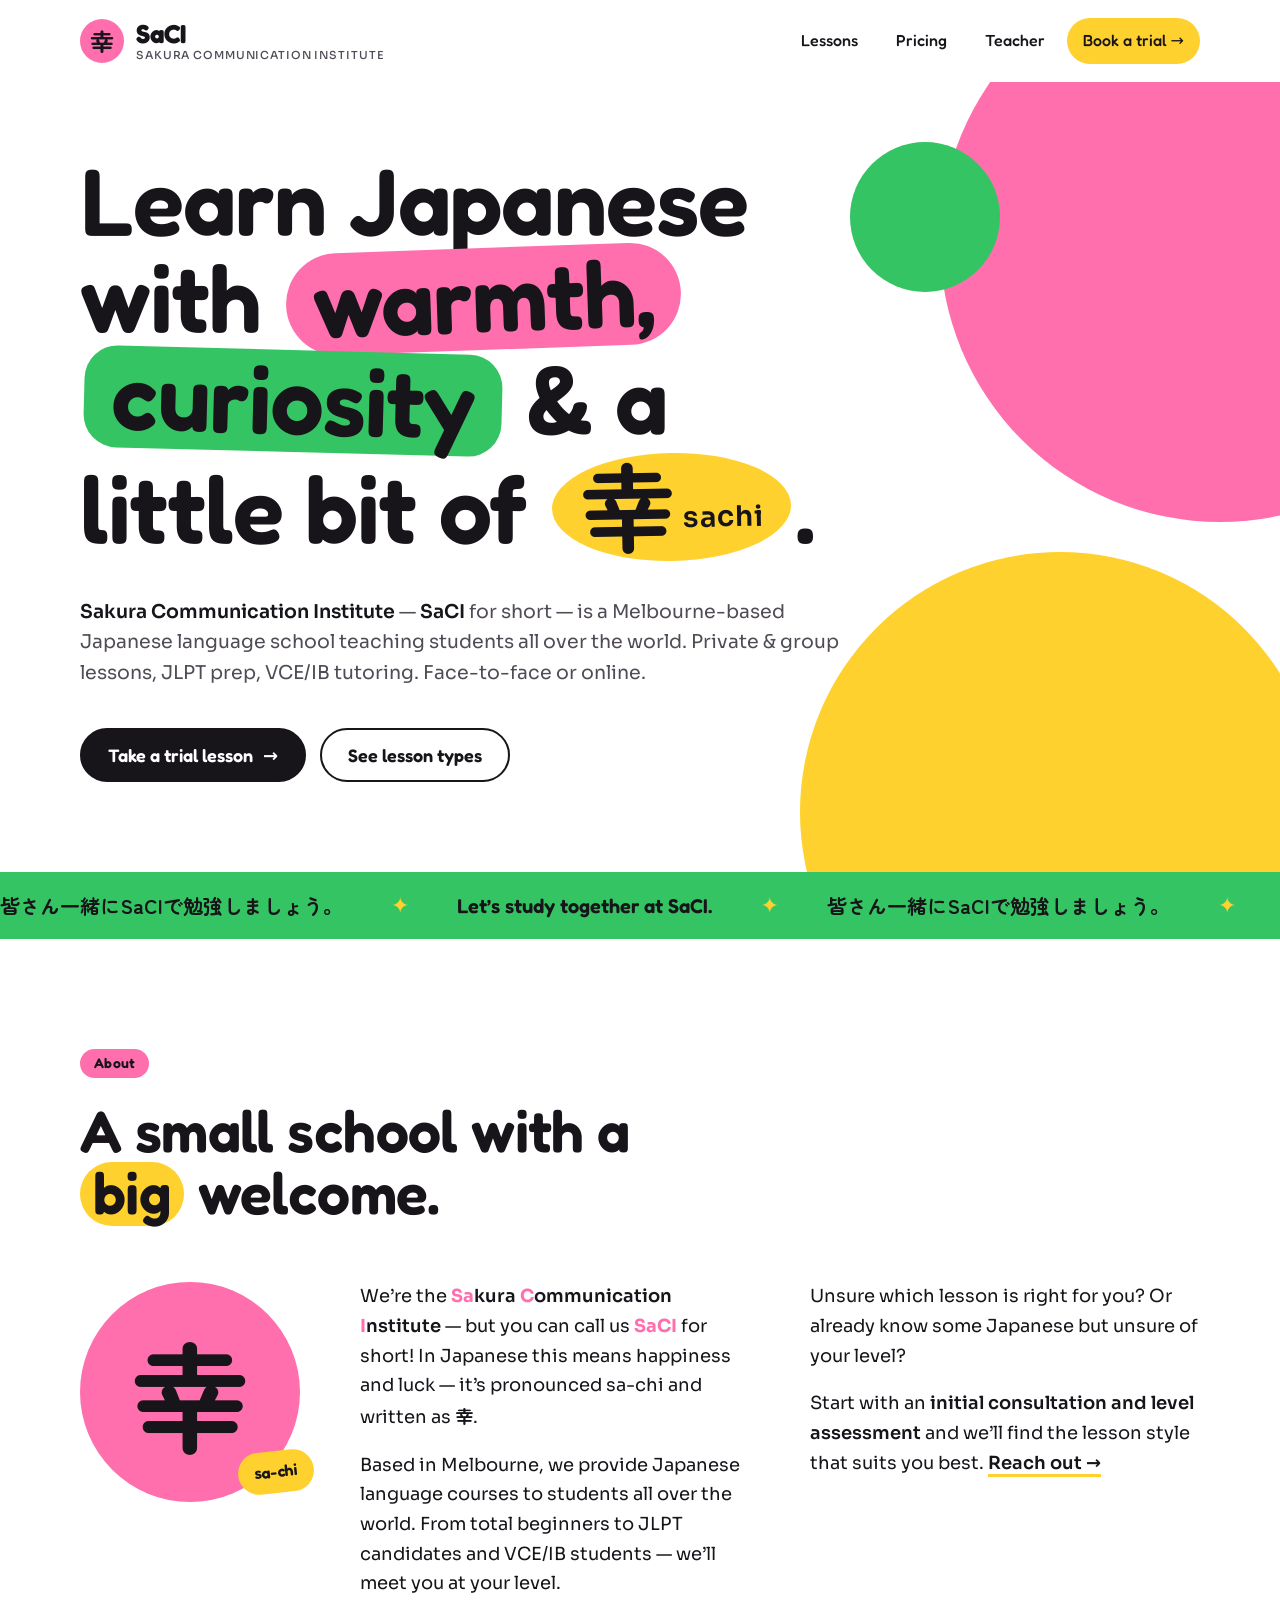
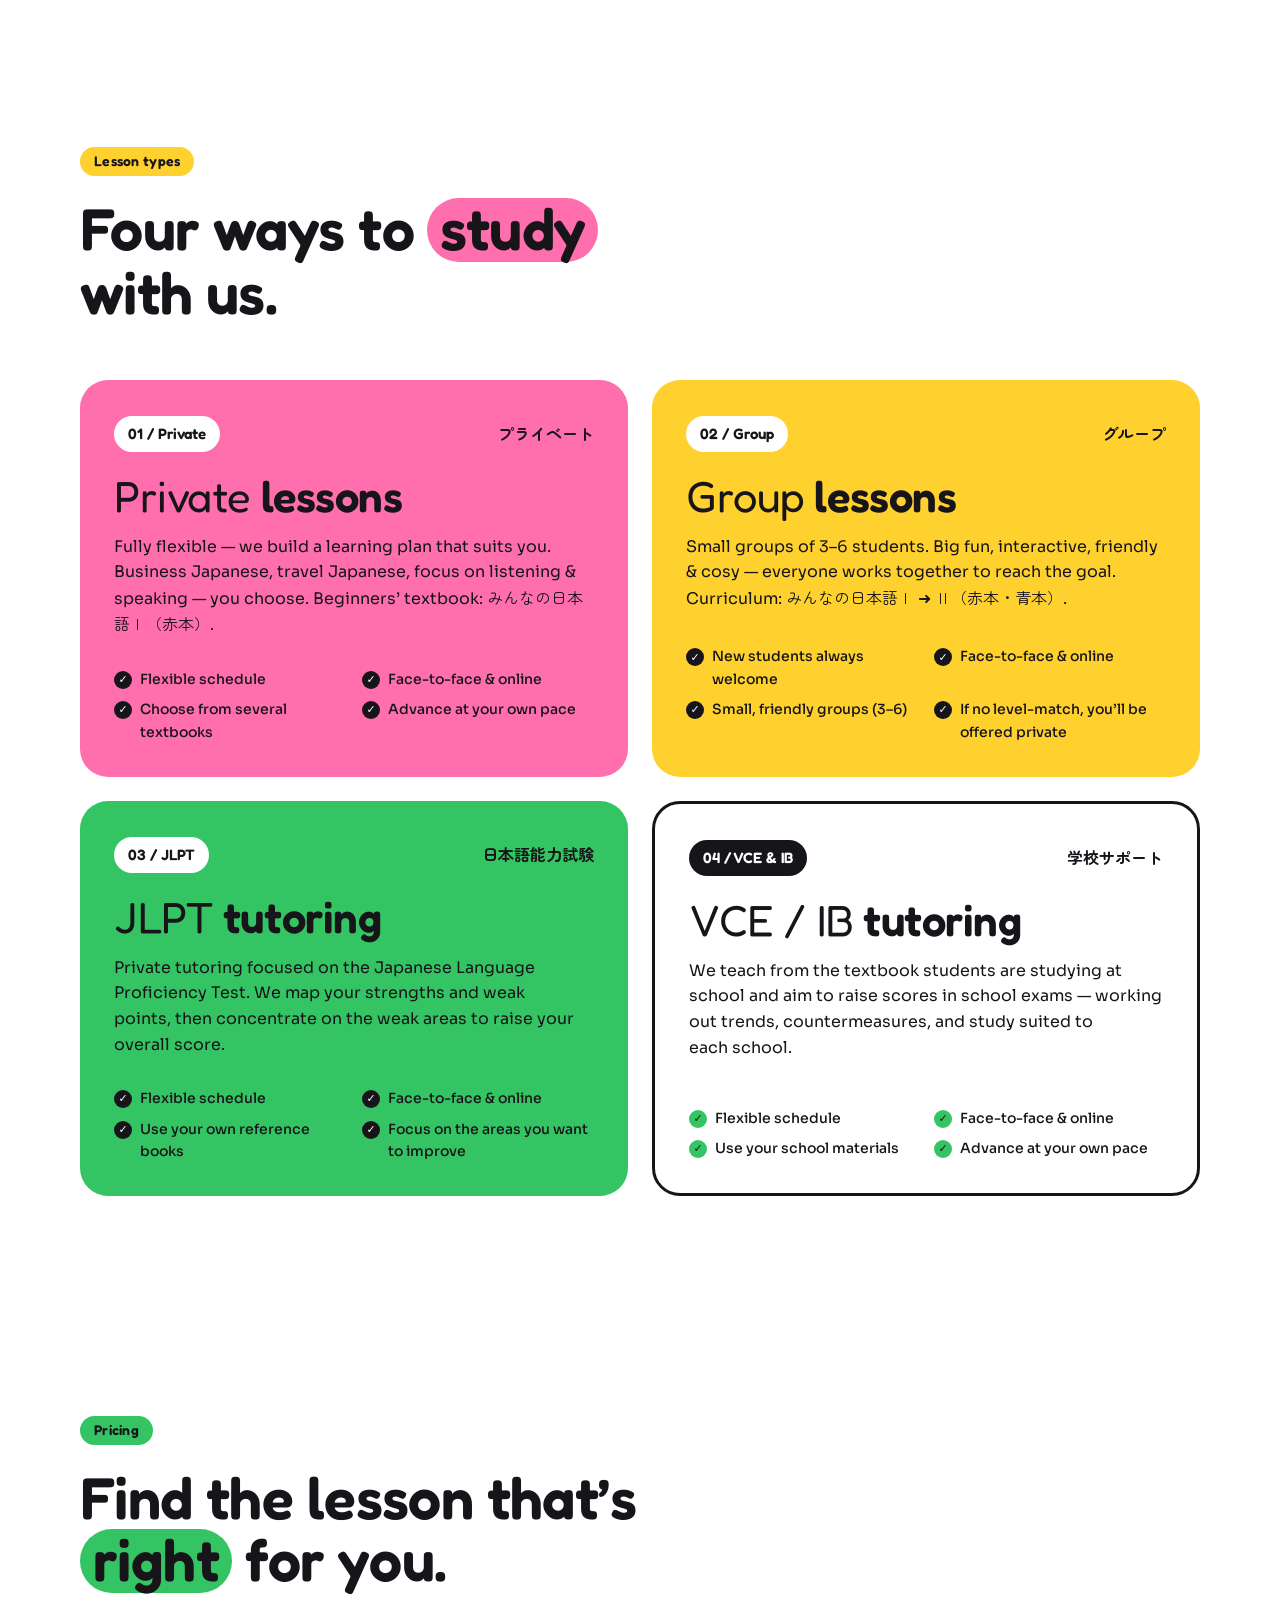
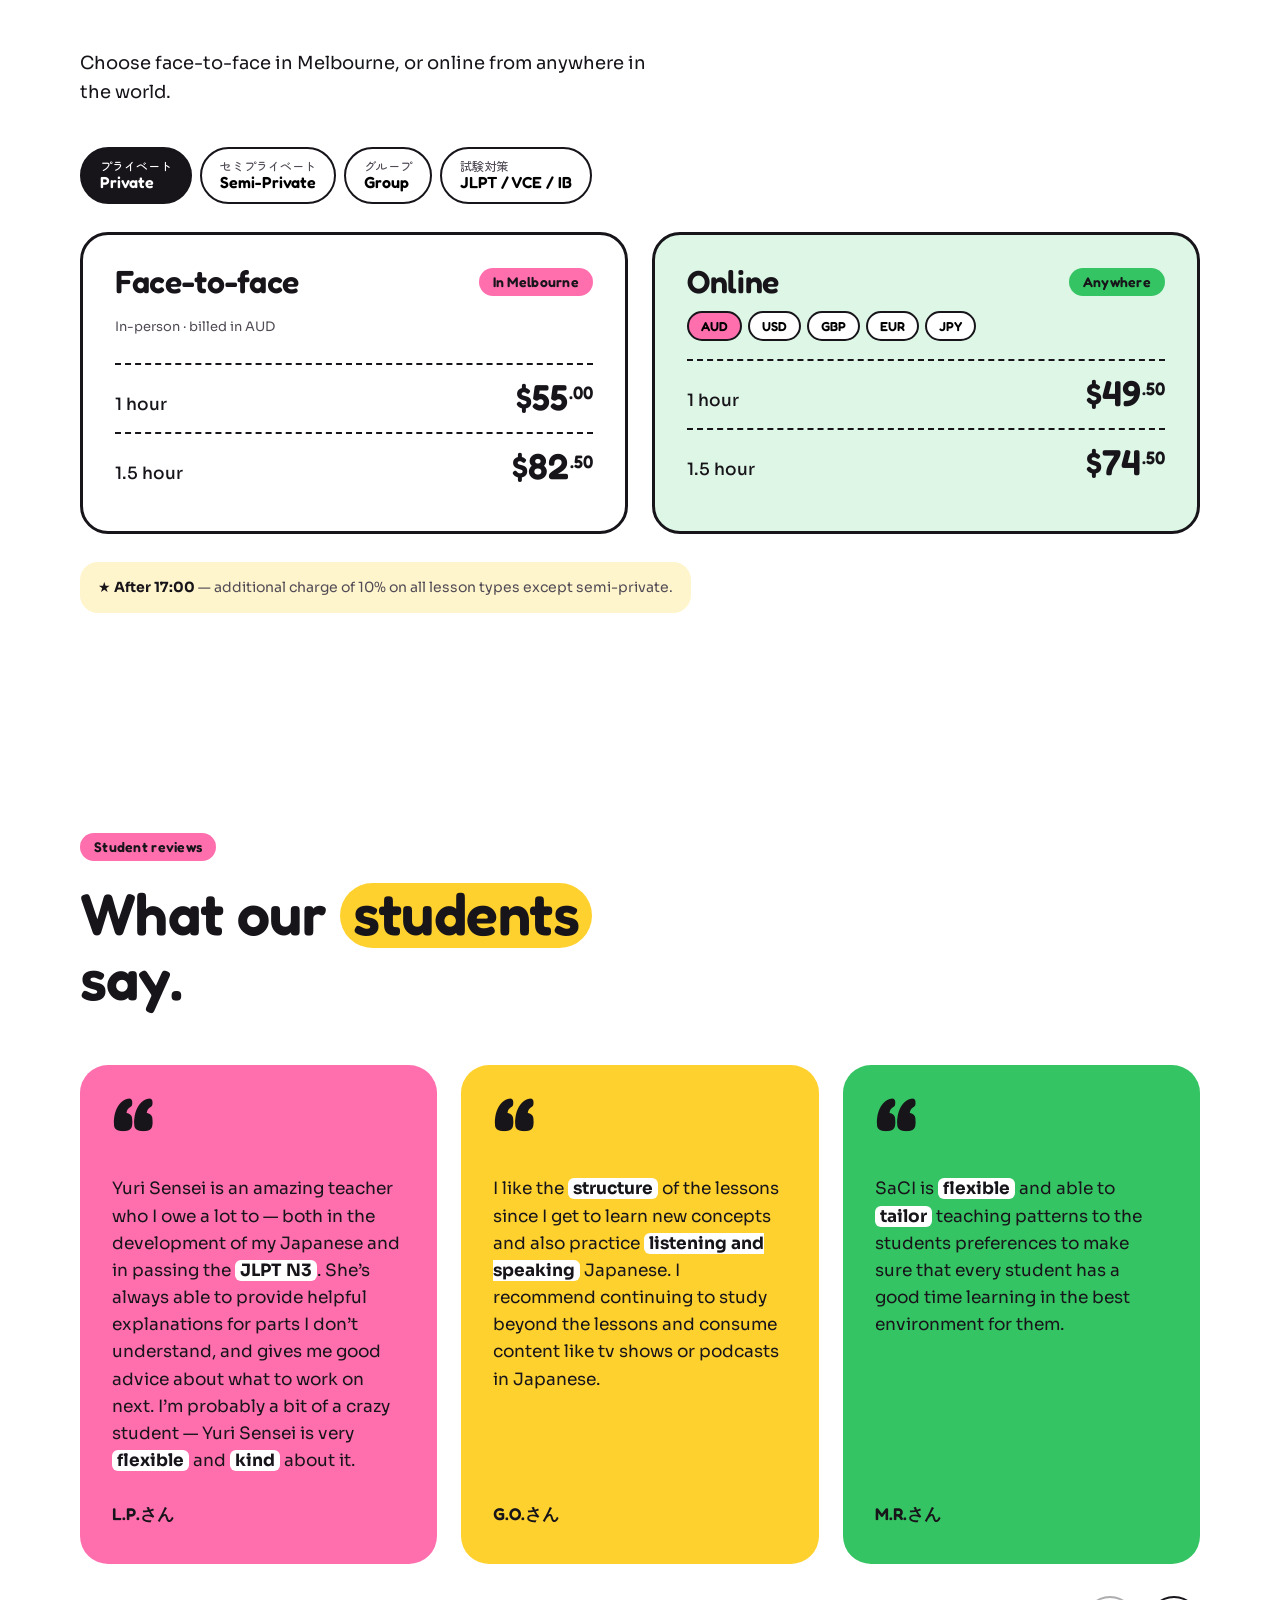
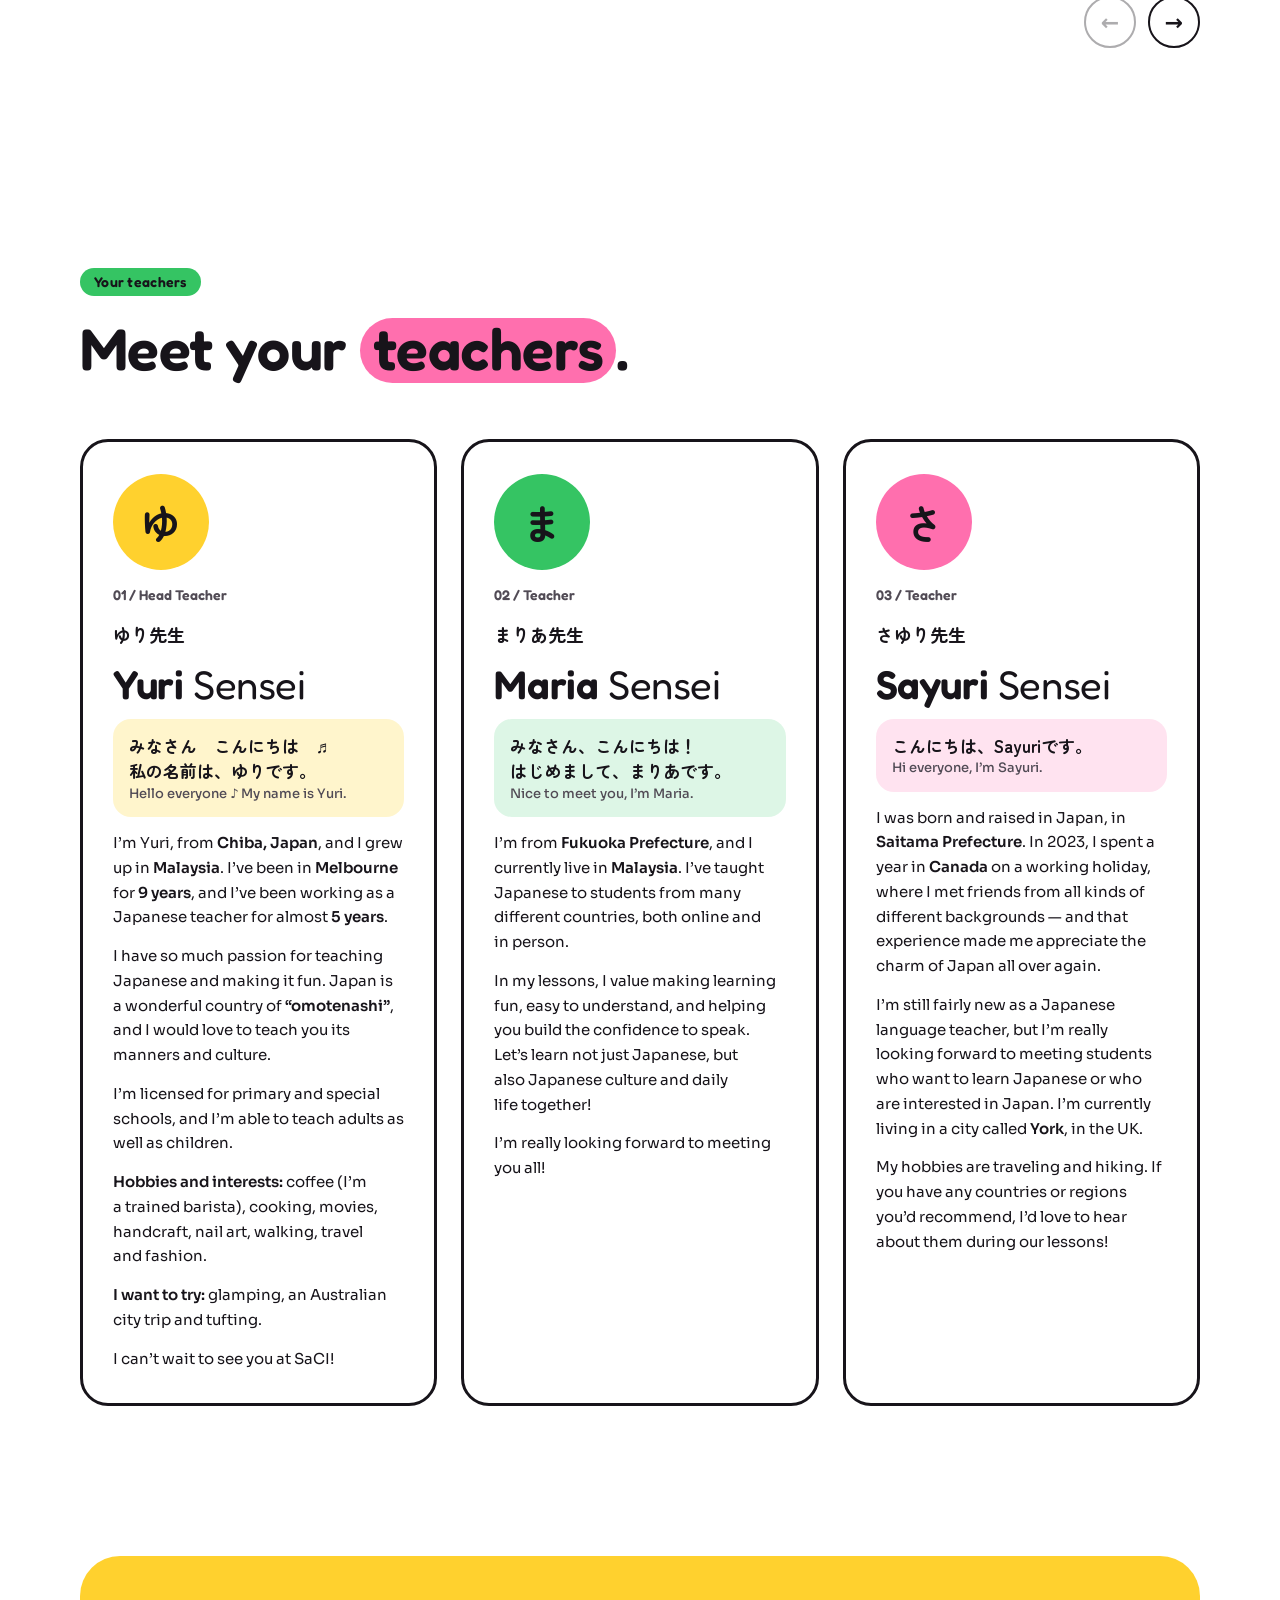
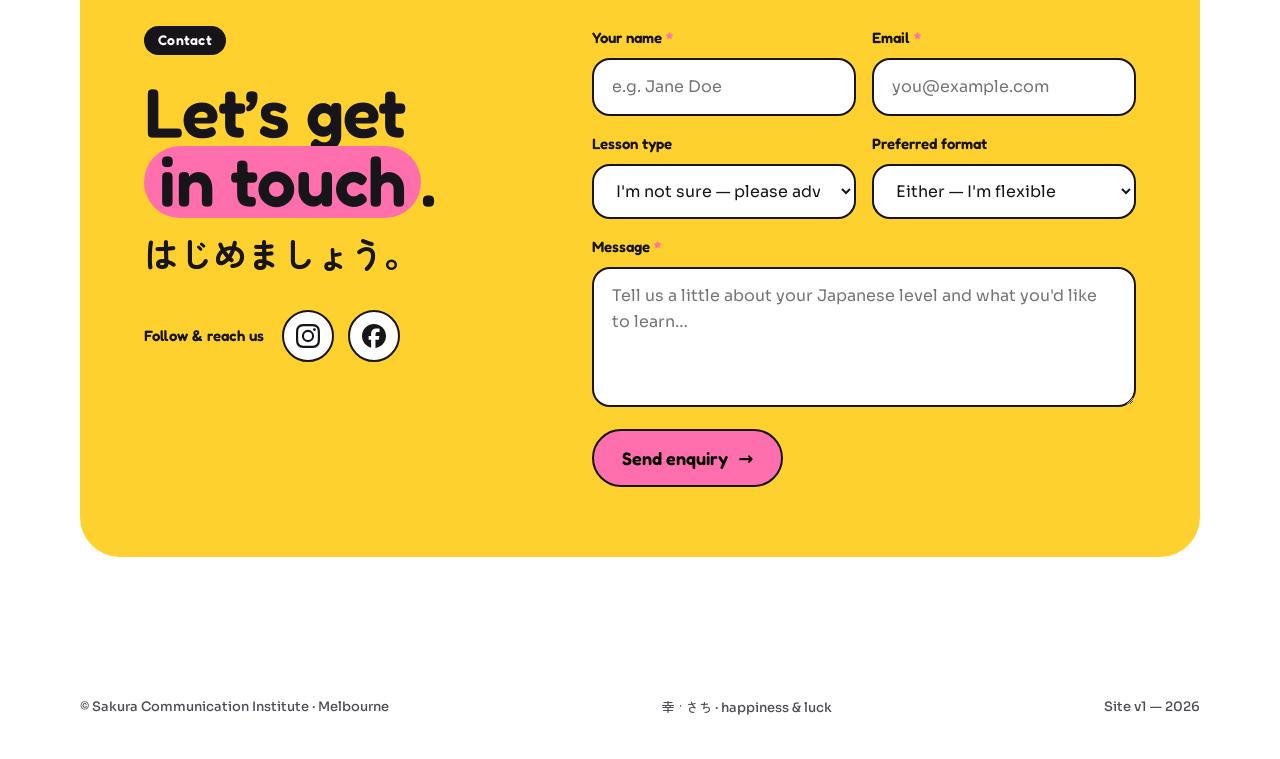
<file: index.html>
<!doctype html>
<html lang="en">
<head>
<meta charset="utf-8" />
<meta name="viewport" content="width=device-width, initial-scale=1" />
<title>Sakura Communication Institute — SaCI</title>
<link rel="preconnect" href="https://fonts.googleapis.com" />
<link rel="preconnect" href="https://fonts.gstatic.com" crossorigin />
<link href="https://fonts.googleapis.com/css2?family=Fredoka:wght@400;500;600;700&family=Sora:wght@400;500;600;700&family=Zen+Maru+Gothic:wght@500;700&display=swap" rel="stylesheet" />
<style>
:root{--white:#FFFFFF;--ink:#17141A;--ink-soft:#514B55;--pink:#FF6FAE;--green:#35C463;--yellow:#FFD12E;--pink-soft:#FFE3F0;--green-soft:#DDF6E6;--yellow-soft:#FFF5CC;--display:'Fredoka',system-ui,sans-serif;--sans:'Sora',system-ui,sans-serif;--jp:'Zen Maru Gothic','Hiragino Maru Gothic ProN',sans-serif;--r:28px}
*{box-sizing:border-box}html,body{margin:0;padding:0}
body{background:var(--white);color:var(--ink);font-family:var(--sans);font-size:16px;line-height:1.6;-webkit-font-smoothing:antialiased}
::selection{background:var(--yellow);color:var(--ink)}
a{color:inherit;text-decoration:none}a:hover{color:var(--pink)}
em{font-style:normal}
.jp{font-family:var(--jp)}
.wrap{max-width:1200px;margin:0 auto;padding:0 40px}@media(max-width:720px){.wrap{padding:0 20px}}
h1,h2,h3,h4{font-family:var(--display);font-weight:600;margin:0;line-height:1.05;letter-spacing:-0.01em}
.pill{display:inline-flex;align-items:center;gap:8px;padding:6px 14px;border-radius:999px;font-family:var(--display);font-weight:600;font-size:14px;letter-spacing:.02em;line-height:1.2}
.pill.p{background:var(--pink)}.pill.g{background:var(--green)}.pill.y{background:var(--yellow)}.pill.k{background:var(--ink);color:var(--white)}.pill.o{border:2px solid var(--ink)}
.btn{display:inline-flex;align-items:center;gap:10px;padding:16px 26px;border-radius:999px;font-family:var(--display);font-weight:600;font-size:18px;line-height:1;border:2px solid var(--ink);transition:transform .15s,background .15s}
.btn:hover{transform:translateY(-2px);color:var(--ink)}
.btn.primary{background:var(--ink);color:var(--white)}.btn.primary:hover{background:var(--pink);color:var(--ink)}
.btn.ghost{background:var(--white)}.btn.ghost:hover{background:var(--yellow)}
/* NAV */
.nav{position:sticky;top:0;z-index:50;background:var(--white)}
.nav-inner{max-width:1200px;margin:0 auto;padding:18px 40px;display:flex;align-items:center;justify-content:space-between;gap:20px}
@media(max-width:720px){.nav-inner{padding:14px 20px}}
.brand{display:flex;align-items:center;gap:12px}
.logomark{flex:none;width:44px;height:44px;aspect-ratio:1;border-radius:50%;background:var(--pink);display:grid;place-items:center;font-family:var(--jp);font-weight:700;font-size:24px;line-height:1}
.wordmark{font-family:var(--display);font-weight:700;font-size:26px;line-height:1}
.wordmark small{display:block;font-family:var(--sans);font-weight:500;font-size:11px;letter-spacing:.08em;text-transform:uppercase;color:var(--ink-soft);margin-top:3px}
.nav-links{display:flex;align-items:center;gap:6px}
.nav-links a{font-family:var(--display);font-weight:500;font-size:16px;padding:10px 16px;border-radius:999px}
.nav-links a:hover{background:var(--yellow-soft);color:var(--ink)}
.nav-links .cta{background:var(--yellow)}.nav-links .cta:hover{background:var(--green)}
@media(max-width:860px){.nav-links a:not(.cta){display:none}}
.nav-links .cta{white-space:nowrap}
@media(max-width:560px){.wordmark small{display:none}}
/* HERO */
.hero{padding:70px 0 90px;position:relative;overflow:hidden}
.hero .wrap{position:relative;z-index:1}
.hero h1{font-size:clamp(46px,7.4vw,108px);font-weight:600;line-height:1.02;max-width:14ch;text-wrap:pretty}
.blob{display:inline-block;padding:.02em .28em .06em;border-radius:999px;line-height:1;transform:rotate(-2deg);margin:0 .04em}
.blob.p{background:var(--pink)}.blob.g{background:var(--green);transform:rotate(1.5deg);border-radius:.35em}.blob.y{background:var(--yellow);transform:rotate(-1deg);border-radius:50%;padding:.02em .3em .06em}
.blob small{font-family:var(--sans);font-weight:600;font-size:.3em;vertical-align:.55em;margin-left:.3em;letter-spacing:.02em}
.hero-sub{margin:36px 0 0;font-size:19px;line-height:1.6;max-width:56ch;color:var(--ink-soft)}
.hero-sub strong,.hero-sub em{color:var(--ink);font-weight:600}
.hero-cta{display:flex;gap:14px;flex-wrap:wrap;margin-top:40px}
.shape{position:absolute;pointer-events:none;border-radius:50%}
.shape.c1{right:-220px;top:-120px;width:560px;height:560px;background:var(--pink)}
.shape.c2{right:-40px;bottom:-200px;width:520px;height:520px;background:var(--yellow)}
.shape.c3{right:280px;top:60px;width:150px;height:150px;background:var(--green)}
@media(max-width:720px){.shape{display:none}}
/* MARQUEE */
.marquee{background:var(--green);overflow:hidden}
.marquee-track{display:flex;gap:48px;padding:16px 0;white-space:nowrap;animation:scroll 38s linear infinite;font-family:var(--display);font-weight:600;font-size:20px}
.marquee-track>span{display:inline-flex;align-items:center;gap:48px}
.marquee-track .sep{color:var(--yellow);font-size:22px}
@keyframes scroll{to{transform:translateX(-50%)}}
/* SECTIONS */
.section{padding:110px 0}
.sec-head{display:flex;flex-direction:column;align-items:flex-start;gap:22px;margin-bottom:56px}
.sec-title{font-size:clamp(36px,4.6vw,64px);max-width:18ch;text-wrap:pretty}
.sec-title em{display:inline-block;padding:0 .22em .04em;border-radius:999px;line-height:1.05}
.sec-title em.p{background:var(--pink)}.sec-title em.g{background:var(--green)}.sec-title em.y{background:var(--yellow)}
/* ABOUT */
.about-grid{display:grid;grid-template-columns:auto 1fr 1fr;gap:60px;align-items:start}
@media(max-width:1000px){.about-grid{grid-template-columns:1fr}}
.about-mark{width:220px;height:220px;border-radius:50%;background:var(--pink);display:grid;place-items:center;position:relative}
.about-mark .kanji{font-family:var(--jp);font-weight:700;font-size:118px;line-height:1}
.about-mark .tag{position:absolute;right:-14px;bottom:10px;background:var(--yellow);border-radius:999px;padding:8px 16px;font-family:var(--display);font-weight:600;font-size:16px;transform:rotate(-6deg)}
.about-grid p{margin:0 0 18px;font-size:18px;line-height:1.65;text-wrap:pretty}
.about-grid strong{font-weight:600}.about-grid .acro{color:var(--pink);font-weight:700}
.about-grid a{font-weight:600;border-bottom:3px solid var(--yellow)}
/* LESSONS */
.lessons{display:grid;grid-template-columns:repeat(2,1fr);gap:24px}
@media(max-width:860px){.lessons{grid-template-columns:1fr}}
.lesson{border-radius:var(--r);padding:36px 34px 34px;position:relative;display:flex;flex-direction:column;gap:14px;min-height:380px}
.lesson.l1{background:var(--pink)}.lesson.l2{background:var(--yellow)}.lesson.l3{background:var(--green)}.lesson.l4{background:var(--white);border:3px solid var(--ink)}
.lesson-head{display:flex;justify-content:space-between;align-items:flex-start;gap:16px}
.lesson-num{font-family:var(--display);font-weight:600;font-size:15px;background:var(--white);border-radius:999px;padding:6px 14px}
.lesson.l4 .lesson-num{background:var(--ink);color:var(--white)}
.lesson-jp{font-family:var(--jp);font-weight:700;font-size:16px;align-self:center}
.lesson-title{font-size:clamp(32px,3.4vw,44px);margin-top:8px}
.lesson-title em{font-weight:400}
.lesson-desc{margin:0;font-size:16px;line-height:1.6;max-width:50ch;text-wrap:pretty}
.lesson-benefits{list-style:none;margin:auto 0 0;padding:16px 0 0;display:grid;grid-template-columns:1fr 1fr;gap:8px 16px;font-size:14px;font-weight:500}
@media(max-width:560px){.lesson-benefits{grid-template-columns:1fr}}
.lesson-benefits li{display:flex;gap:8px;align-items:flex-start}
.tick{flex:none;width:18px;height:18px;border-radius:50%;background:var(--ink);color:var(--white);display:grid;place-items:center;font-size:11px;margin-top:3px}
.lesson.l4 .tick{background:var(--green);color:var(--ink)}
/* PRICING */
.pricing-intro{display:flex;justify-content:space-between;gap:40px;align-items:flex-start;flex-wrap:wrap;margin-bottom:40px}
.pricing-intro p{margin:0;font-size:18px;max-width:46ch}
.pricing-note{margin:28px 0 0;font-size:14px;color:var(--ink-soft);background:var(--yellow-soft);border-radius:18px;padding:14px 18px;width:fit-content;max-width:100%}
.pricing-note b{color:var(--ink)}
.price-tabs{display:flex;gap:8px;flex-wrap:wrap;margin-bottom:28px}
.price-tab{border:2px solid var(--ink);background:var(--white);border-radius:999px;padding:10px 18px;cursor:pointer;font-family:var(--display);font-weight:600;font-size:16px;display:flex;flex-direction:column;align-items:flex-start;line-height:1.2;transition:background .15s}
.price-tab .jp{font-size:12px;font-weight:500;color:var(--ink-soft)}
.price-tab:hover{background:var(--yellow-soft)}
.price-tab.active{background:var(--ink);color:var(--white)}.price-tab.active .jp{color:var(--white)}
.price-panel{display:none}.price-panel.active{display:block}
.price-grid{display:grid;grid-template-columns:1fr 1fr;gap:24px}
@media(max-width:860px){.price-grid{grid-template-columns:1fr}}
.price-col{border:3px solid var(--ink);border-radius:var(--r);padding:30px 32px;background:var(--white)}
.price-col.on{background:var(--green-soft)}
.price-col-head{display:flex;justify-content:space-between;align-items:center;gap:14px;flex-wrap:wrap;margin-bottom:12px}
.price-col h4{font-size:32px}
.cur-note{font-size:13px;color:var(--ink-soft);margin-bottom:18px;min-height:34px;display:flex;align-items:center}
.cur-switch{display:flex;gap:6px;flex-wrap:wrap;margin-bottom:18px}
.cur-btn{border:2px solid var(--ink);background:var(--white);border-radius:999px;padding:5px 12px;font-family:var(--display);font-weight:600;font-size:13px;cursor:pointer}
.cur-btn.active{background:var(--pink)}
.price-row{display:flex;justify-content:space-between;align-items:baseline;padding:14px 0;border-top:2px dashed var(--ink)}
.price-row-label{font-weight:500;font-size:17px}.price-row-label em{color:var(--ink-soft);font-size:14px}
.price-row-price{font-family:var(--display);font-weight:600;font-size:36px;line-height:1}.cents{font-size:.5em;vertical-align:.6em;margin-left:1px}
.price-note{margin:22px 0 0;font-size:14px;color:var(--ink-soft)}.price-note .star{color:var(--pink)}.price-note b{color:var(--ink)}
/* REVIEWS */
.reviews-grid{display:flex;gap:24px;overflow-x:auto;scroll-snap-type:x mandatory;scroll-behavior:smooth;padding-bottom:12px;scrollbar-width:thin;scrollbar-color:var(--ink) transparent}
.reviews-grid>.review-card{flex:0 0 calc((100% - 48px)/3);scroll-snap-align:start}
@media(max-width:1000px){.reviews-grid>.review-card{flex-basis:calc((100% - 24px)/2)}}
@media(max-width:640px){.reviews-grid>.review-card{flex-basis:86%}}
.reviews-nav{display:flex;gap:12px;justify-content:flex-end;margin-top:20px}
.reviews-nav button{width:52px;height:52px;border-radius:999px;border:2px solid var(--ink);background:var(--white);color:var(--ink);font-family:var(--display);font-size:22px;font-weight:600;cursor:pointer;transition:background .15s,color .15s}
.reviews-nav button:hover:not(:disabled){background:var(--ink);color:var(--white)}
.reviews-nav button:disabled{opacity:.35;cursor:default}
.review-card{border-radius:var(--r);padding:36px 32px;display:flex;flex-direction:column;gap:26px;position:relative}
.review-card.p{background:var(--pink)}.review-card.y{background:var(--yellow)}.review-card.g{background:var(--green)}
.review-card::before{content:"“";font-family:var(--display);font-weight:700;font-size:96px;line-height:.6;height:48px;display:block}
.review-quote{margin:0;font-size:17px;line-height:1.6;text-wrap:pretty}
.review-quote em{font-weight:700;background:var(--white);border-radius:6px;padding:0 5px}
.review-attr{margin-top:auto;display:flex;flex-direction:column;gap:4px;font-size:14px}
.review-attr b{font-family:var(--display);font-size:17px;font-weight:600}
.review-attr .meta{color:var(--ink);opacity:.75}
/* TEACHERS */
.roster-grid{display:grid;grid-template-columns:repeat(3,1fr);gap:24px}
@media(max-width:1000px){.roster-grid{grid-template-columns:1fr}}
.roster-card{border:3px solid var(--ink);border-radius:var(--r);padding:32px 30px;display:flex;flex-direction:column;gap:14px}
.avatar{width:96px;height:96px;border-radius:50%;display:grid;place-items:center;font-family:var(--jp);font-weight:700;font-size:40px;line-height:1}
.roster-card.y .avatar{background:var(--yellow)}.roster-card.k .avatar{background:var(--green)}.roster-card.a .avatar{background:var(--pink)}
.roster-card .num{font-family:var(--display);font-weight:600;font-size:14px;color:var(--ink-soft)}
.roster-card .name-jp{font-family:var(--jp);font-weight:700;font-size:18px}
.roster-card .name{font-size:40px;font-weight:400}.roster-card .name em{font-weight:600}
.roster-card .role{font-weight:600;font-size:14px}
.greeting{font-family:var(--jp);font-weight:700;font-size:17px;border-radius:18px;padding:14px 16px;line-height:1.5}
.roster-card.y .greeting{background:var(--yellow-soft)}.roster-card.k .greeting{background:var(--green-soft)}.roster-card.a .greeting{background:var(--pink-soft)}
.greeting em{display:block;font-family:var(--sans);font-weight:500;font-size:13px;color:var(--ink-soft)}
.bio{margin:0;font-size:15px;line-height:1.65;text-wrap:pretty}.bio em{font-weight:600}
.specs{display:flex;flex-wrap:wrap;gap:6px;margin-top:auto;padding-top:8px}
.spec{border:2px solid var(--ink);border-radius:999px;padding:4px 12px;font-family:var(--display);font-weight:500;font-size:13px}
/* CONTACT */
.contact{padding:40px 0 110px}
.contact-box{background:var(--yellow);border-radius:40px;padding:70px 64px;display:grid;grid-template-columns:1fr 1.4fr;gap:60px;align-items:start}
@media(max-width:1000px){.contact-box{grid-template-columns:1fr;padding:48px 28px;gap:40px}}
.contact h2{font-size:clamp(40px,5.4vw,76px);line-height:1}
.contact h2 em{background:var(--pink);border-radius:999px;padding:0 .22em .04em;display:inline-block}
.contact .jp-line{display:block;font-family:var(--jp);font-weight:700;font-size:.5em;margin-top:.5em}
.contact-form{display:flex;flex-direction:column;gap:16px}
.form-row{display:grid;grid-template-columns:1fr 1fr;gap:16px}@media(max-width:620px){.form-row{grid-template-columns:1fr}}
.field{display:flex;flex-direction:column;gap:8px}
.field label{font-family:var(--display);font-weight:600;font-size:15px}.req{color:var(--pink)}
.field input,.field select,.field textarea{font:inherit;font-size:16px;padding:14px 18px;border:2px solid var(--ink);border-radius:18px;background:var(--white);color:var(--ink);width:100%}
.field textarea{min-height:140px;resize:vertical}
.field input:focus,.field select:focus,.field textarea:focus{outline:3px solid var(--pink);outline-offset:2px}
.form-submit-row{display:flex;align-items:center;gap:18px;flex-wrap:wrap;margin-top:6px}
.form-submit{border:2px solid var(--ink);background:var(--pink);border-radius:999px;padding:16px 28px;font-family:var(--display);font-weight:600;font-size:18px;cursor:pointer;display:inline-flex;gap:10px;align-items:center;transition:transform .15s,background .15s}
.form-submit:hover{transform:translateY(-2px);background:var(--ink);color:var(--white)}
.form-note{font-size:13px;color:var(--ink-soft)}.form-note b{color:var(--ink)}
.form-status{background:var(--white);border-radius:18px;padding:14px 18px;font-weight:500}
.social-row{display:flex;align-items:center;gap:14px;flex-wrap:wrap;margin-top:40px}
.social-label{font-family:var(--display);font-weight:600;font-size:15px;margin-right:4px}
.social-icon{width:52px;height:52px;border-radius:50%;background:var(--white);border:2px solid var(--ink);display:inline-flex;align-items:center;justify-content:center;color:var(--ink);transition:transform .15s,background .15s}
.social-icon svg{width:24px;height:24px;display:block}
.social-icon:hover{background:var(--pink);color:var(--ink);transform:translateY(-2px)}
/* FOOTER */
footer{padding:30px 0 40px;font-size:13px;font-weight:500;color:var(--ink-soft)}
footer .wrap{display:flex;justify-content:space-between;flex-wrap:wrap;gap:16px}
</style>
</head>
<body>
<nav class="nav" data-screen-label="00 Nav">
<div class="nav-inner">
<a href="#top" class="brand"><span class="logomark" aria-hidden="true">幸</span><span class="wordmark">SaCI<small>Sakura Communication Institute</small></span></a>
<div class="nav-links"><a href="#lessons">Lessons</a><a href="#pricing">Pricing</a><a href="#teacher">Teacher</a><a href="#contact" class="cta">Book a trial →</a></div>
</div>
</nav>

<section class="hero" id="top" data-screen-label="01 Hero">
<div class="shape c1" aria-hidden="true"></div><div class="shape c2" aria-hidden="true"></div><div class="shape c3" aria-hidden="true"></div>
<div class="wrap">
<h1>Learn Japanese with <span class="blob p">warmth,</span> <span class="blob g">curiosity</span> &amp; a little bit of <span class="blob y"><span class="jp">幸</span><small>sachi</small></span>.</h1>
<p class="hero-sub"><strong>Sakura Communication Institute</strong> — <em>SaCI</em> for short — is a Melbourne-based Japanese language school teaching students all over the world. Private &amp; group lessons, JLPT prep, VCE/IB tutoring. Face-to-face or online.</p>
<div class="hero-cta"><a href="#contact" class="btn primary">Take a trial lesson <span>→</span></a><a href="#lessons" class="btn ghost">See lesson types</a></div>
</div>
</section>

<div class="marquee" aria-hidden="true">
<div class="marquee-track">
<span><span class="jp">皆さん一緒にSaCIで勉強しましょう。</span><span class="sep">✦</span><span>Let’s study together at SaCI.</span><span class="sep">✦</span></span>
<span><span class="jp">皆さん一緒にSaCIで勉強しましょう。</span><span class="sep">✦</span><span>Let’s study together at SaCI.</span><span class="sep">✦</span></span>
<span><span class="jp">皆さん一緒にSaCIで勉強しましょう。</span><span class="sep">✦</span><span>Let’s study together at SaCI.</span><span class="sep">✦</span></span>
<span><span class="jp">皆さん一緒にSaCIで勉強しましょう。</span><span class="sep">✦</span><span>Let’s study together at SaCI.</span><span class="sep">✦</span></span>
</div>
</div>

<section class="section" id="about" data-screen-label="02 About">
<div class="wrap">
<div class="sec-head"><span class="pill p">About</span><h2 class="sec-title">A small school with a <em class="y">big</em> welcome.</h2></div>
<div class="about-grid">
<div class="about-mark"><span class="kanji">幸</span><span class="tag">sa-chi</span></div>
<div>
<p>We’re the <strong><span class="acro">Sa</span>kura <span class="acro">C</span>ommunication <span class="acro">I</span>nstitute</strong> — but you can call us <strong><span class="acro">SaCI</span></strong> for short! In Japanese this means <em>happiness and luck</em> — it’s pronounced <em>sa-chi</em> and written as <span class="jp" style="font-weight:700">幸</span>.</p>
<p>Based in Melbourne, we provide Japanese language courses to students all over the world. From total beginners to JLPT candidates and VCE/IB students — we’ll meet you at your level.</p>
</div>
<div>
<p>Unsure which lesson is right for you? Or already know some Japanese but unsure of your level?</p>
<p>Start with an <strong>initial consultation and level assessment</strong> and we’ll find the lesson style that suits you best. <a href="#contact">Reach out →</a></p>
</div>
</div>
</div>
</section>

<section class="section" id="lessons" style="padding-top:20px" data-screen-label="03 Lessons">
<div class="wrap">
<div class="sec-head"><span class="pill y">Lesson types</span><h2 class="sec-title">Four ways to <em class="p">study</em> with us.</h2></div>
<div class="lessons">
<article class="lesson l1">
<div class="lesson-head"><span class="lesson-num">01 / Private</span><span class="lesson-jp">プライベート</span></div>
<h3 class="lesson-title"><em>Private</em> lessons</h3>
<p class="lesson-desc">Fully flexible — we build a learning plan that suits you. Business Japanese, travel Japanese, focus on listening &amp; speaking — you choose. Beginners’ textbook: <span class="jp">みんなの日本語Ⅰ（赤本）</span>.</p>
<ul class="lesson-benefits"><li><span class="tick">✓</span>Flexible schedule</li><li><span class="tick">✓</span>Face-to-face &amp; online</li><li><span class="tick">✓</span>Choose from several textbooks</li><li><span class="tick">✓</span>Advance at your own pace</li></ul>
</article>
<article class="lesson l2">
<div class="lesson-head"><span class="lesson-num">02 / Group</span><span class="lesson-jp">グループ</span></div>
<h3 class="lesson-title"><em>Group</em> lessons</h3>
<p class="lesson-desc">Small groups of 3–6 students. Big fun, interactive, friendly &amp; cosy — everyone works together to reach the goal. Curriculum: <span class="jp">みんなの日本語Ⅰ ➜ Ⅱ（赤本・青本）</span>.</p>
<ul class="lesson-benefits"><li><span class="tick">✓</span>New students always welcome</li><li><span class="tick">✓</span>Face-to-face &amp; online</li><li><span class="tick">✓</span>Small, friendly groups (3–6)</li><li><span class="tick">✓</span>If no level-match, you’ll be offered private</li></ul>
</article>
<article class="lesson l3">
<div class="lesson-head"><span class="lesson-num">03 / JLPT</span><span class="lesson-jp">日本語能力試験</span></div>
<h3 class="lesson-title"><em>JLPT</em> tutoring</h3>
<p class="lesson-desc">Private tutoring focused on the Japanese Language Proficiency Test. We map your strengths and weak points, then concentrate on the weak areas to raise your overall score.</p>
<ul class="lesson-benefits"><li><span class="tick">✓</span>Flexible schedule</li><li><span class="tick">✓</span>Face-to-face &amp; online</li><li><span class="tick">✓</span>Use your own reference books</li><li><span class="tick">✓</span>Focus on the areas you want to improve</li></ul>
</article>
<article class="lesson l4">
<div class="lesson-head"><span class="lesson-num">04 / VCE &amp; IB</span><span class="lesson-jp">学校サポート</span></div>
<h3 class="lesson-title"><em>VCE / IB</em> tutoring</h3>
<p class="lesson-desc">We teach from the textbook students are studying at school and aim to raise scores in school exams — working out trends, countermeasures, and study suited to each school.</p>
<ul class="lesson-benefits"><li><span class="tick">✓</span>Flexible schedule</li><li><span class="tick">✓</span>Face-to-face &amp; online</li><li><span class="tick">✓</span>Use your school materials</li><li><span class="tick">✓</span>Advance at your own pace</li></ul>
</article>
</div>
</div>
</section>

<section class="section" id="pricing" data-screen-label="04 Pricing">
<div class="wrap">
<div class="sec-head"><span class="pill g">Pricing</span><h2 class="sec-title">Find the lesson that’s <em class="g">right</em> for you.</h2></div>
<div class="pricing-intro">
<p>Choose face-to-face in Melbourne, or online from anywhere in the world.</p>
</div>
<div class="price-tabs" role="tablist">
<button class="price-tab active" data-tab="private" role="tab"><span class="jp">プライベート</span><span>Private</span></button>
<button class="price-tab" data-tab="semi" role="tab"><span class="jp">セミプライベート</span><span>Semi-Private</span></button>
<button class="price-tab" data-tab="group" role="tab"><span class="jp">グループ</span><span>Group</span></button>
<button class="price-tab" data-tab="exam" role="tab"><span class="jp">試験対策</span><span>JLPT / VCE / IB</span></button>
</div>
<div class="price-panel active" id="panel-private">
<div class="price-grid">
<div class="price-col">
<div class="price-col-head"><h4>Face-to-face</h4><span class="pill p">In Melbourne</span></div>
<div class="cur-note">In-person · billed in AUD</div>
<div class="price-row"><span class="price-row-label">1 hour</span><span class="price-row-price">$55<span class="cents">.00</span></span></div>
<div class="price-row"><span class="price-row-label">1.5 hour</span><span class="price-row-price">$82<span class="cents">.50</span></span></div>
</div>
<div class="price-col on">
<div class="price-col-head"><h4>Online</h4><span class="pill g">Anywhere</span></div>
<div class="cur-switch" role="group" aria-label="Currency"><button class="cur-btn active" data-cur="AUD">AUD</button><button class="cur-btn" data-cur="USD">USD</button><button class="cur-btn" data-cur="GBP">GBP</button><button class="cur-btn" data-cur="EUR">EUR</button><button class="cur-btn" data-cur="JPY">JPY</button></div>
<div class="price-row"><span class="price-row-label">1 hour</span><span class="price-row-price online-price" data-aud="49.50" data-usd="35.00" data-gbp="28.00" data-eur="32.00" data-jpy="5000"></span></div>
<div class="price-row"><span class="price-row-label">1.5 hour</span><span class="price-row-price online-price" data-aud="74.50" data-usd="52.00" data-gbp="42.00" data-eur="48.00" data-jpy="7500"></span></div>
</div>
</div>
</div>
<div class="price-panel" id="panel-semi">
<div class="price-grid">
<div class="price-col">
<div class="price-col-head"><h4>Face-to-face</h4><span class="pill p">In Melbourne · 2 ppl</span></div>
<div class="cur-note">In-person · billed in AUD</div>
<div class="price-row"><span class="price-row-label">1 hour</span><span class="price-row-price">$41<span class="cents">.50</span></span></div>
<div class="price-row"><span class="price-row-label">1.5 hour</span><span class="price-row-price">$62<span class="cents">.00</span></span></div>
<div class="price-row"><span class="price-row-label">2 hour <em>· 10 min break</em></span><span class="price-row-price">$82<span class="cents">.50</span></span></div>
</div>
<div class="price-col on">
<div class="price-col-head"><h4>Online</h4><span class="pill g">Anywhere · 2 ppl</span></div>
<div class="cur-switch" role="group" aria-label="Currency"><button class="cur-btn active" data-cur="AUD">AUD</button><button class="cur-btn" data-cur="USD">USD</button><button class="cur-btn" data-cur="GBP">GBP</button><button class="cur-btn" data-cur="EUR">EUR</button><button class="cur-btn" data-cur="JPY">JPY</button></div>
<div class="price-row"><span class="price-row-label">1 hour</span><span class="price-row-price online-price" data-aud="37.00" data-usd="26.00" data-gbp="21.00" data-eur="24.00" data-jpy="3800"></span></div>
<div class="price-row"><span class="price-row-label">1.5 hour</span><span class="price-row-price online-price" data-aud="55.50" data-usd="39.00" data-gbp="31.00" data-eur="36.00" data-jpy="5600"></span></div>
<div class="price-row"><span class="price-row-label">2 hour <em>· 10 min break</em></span><span class="price-row-price online-price" data-aud="74.50" data-usd="52.00" data-gbp="42.00" data-eur="48.00" data-jpy="7500"></span></div>
</div>
</div>
<p class="price-note">Price shown is <b>per person</b> · semi-private = 2 students</p>
</div>
<div class="price-panel" id="panel-group">
<div class="price-grid">
<div class="price-col">
<div class="price-col-head"><h4>Face-to-face</h4><span class="pill p">In Melbourne · 3–6 ppl</span></div>
<div class="cur-note">In-person · billed in AUD</div>
<div class="price-row"><span class="price-row-label">1.5 hour</span><span class="price-row-price">$41<span class="cents">.50</span></span></div>
<div class="price-row"><span class="price-row-label">2 hour <em>· 10 min break</em></span><span class="price-row-price">$55<span class="cents">.00</span></span></div>
</div>
<div class="price-col on">
<div class="price-col-head"><h4>Online</h4><span class="pill g">Anywhere · 3–6 ppl</span></div>
<div class="cur-switch" role="group" aria-label="Currency"><button class="cur-btn active" data-cur="AUD">AUD</button><button class="cur-btn" data-cur="USD">USD</button><button class="cur-btn" data-cur="GBP">GBP</button><button class="cur-btn" data-cur="EUR">EUR</button><button class="cur-btn" data-cur="JPY">JPY</button></div>
<div class="price-row"><span class="price-row-label">1.5 hour</span><span class="price-row-price online-price" data-aud="37.00" data-usd="26.00" data-gbp="21.00" data-eur="24.00" data-jpy="3800"></span></div>
<div class="price-row"><span class="price-row-label">2 hour <em>· 10 min break</em></span><span class="price-row-price online-price" data-aud="49.50" data-usd="35.00" data-gbp="28.00" data-eur="32.00" data-jpy="5000"></span></div>
</div>
</div>
<p class="price-note">Price shown is <b>per person</b></p>
</div>
<div class="price-panel" id="panel-exam">
<div class="price-grid">
<div class="price-col">
<div class="price-col-head"><h4>Face-to-face</h4><span class="pill p">In Melbourne · Exam prep</span></div>
<div class="cur-note">In-person · billed in AUD</div>
<div class="price-row"><span class="price-row-label">1 hour</span><span class="price-row-price">$60<span class="cents">.50</span></span></div>
<div class="price-row"><span class="price-row-label">1.5 hour</span><span class="price-row-price">$91<span class="cents">.00</span></span></div>
</div>
<div class="price-col on">
<div class="price-col-head"><h4>Online</h4><span class="pill g">Anywhere · Exam prep</span></div>
<div class="cur-switch" role="group" aria-label="Currency"><button class="cur-btn active" data-cur="AUD">AUD</button><button class="cur-btn" data-cur="USD">USD</button><button class="cur-btn" data-cur="GBP">GBP</button><button class="cur-btn" data-cur="EUR">EUR</button><button class="cur-btn" data-cur="JPY">JPY</button></div>
<div class="price-row"><span class="price-row-label">1 hour</span><span class="price-row-price online-price" data-aud="54.50" data-usd="38.00" data-gbp="31.00" data-eur="35.00" data-jpy="5500"></span></div>
<div class="price-row"><span class="price-row-label">1.5 hour</span><span class="price-row-price online-price" data-aud="81.50" data-usd="57.00" data-gbp="46.00" data-eur="52.00" data-jpy="8200"></span></div>
</div>
</div>

</div>
<p class="pricing-note"><b>★ After 17:00</b> — additional charge of 10% on all lesson types except semi-private.</p>
</div>
</section>

<section class="section" id="review" data-screen-label="05 Review">
<div class="wrap">
<div class="sec-head"><span class="pill p">Student reviews</span><h2 class="sec-title">What our <em class="y">students</em> say.</h2></div>
<div class="reviews-grid" id="reviewsTrack" tabindex="0" role="region" aria-label="Student reviews">
<article class="review-card p">
<p class="review-quote">Yuri Sensei is an amazing teacher who I owe a lot to — both in the development of my Japanese and in passing the <em>JLPT N3</em>. She’s always able to provide helpful explanations for parts I don’t understand, and gives me good advice about what to work on next. I’m probably a bit of a crazy student — Yuri Sensei is very <em>flexible</em> and <em>kind</em> about it.</p>
<div class="review-attr"><b>L.P.さん</b></div>
</article>
<article class="review-card y">
<p class="review-quote">I like the <em>structure</em> of the lessons since I get to learn new concepts and also practice <em>listening and speaking</em> Japanese. I recommend continuing to study beyond the lessons and consume content like tv shows or podcasts in Japanese.</p>
<div class="review-attr"><b>G.O.さん</b></div>
</article>
<article class="review-card g">
<p class="review-quote">SaCI is <em>flexible</em> and able to <em>tailor</em> teaching patterns to the students preferences to make sure that every student has a good time learning in the best environment for them.</p>
<div class="review-attr"><b>M.R.さん</b></div>
</article>
<article class="review-card p">
<p class="review-quote">The pace is easy to adapt to and nuances of grammar are always <em>explained in detail</em> with practical/fun examples. Conducting the lesson <em>in Japanese</em> is also very good practice for speaking skills and making conversations naturally.</p>
<div class="review-attr"><b>W.Z.さん</b></div>
</article>
<article class="review-card y">
<p class="review-quote">SaCI provides <em>casual and energetic</em> Japanese lessons that don’t feel like you’re in a regular classroom. I’d recommend SaCI to anyone who’s tried studying Japanese but bounced because it felt too academic.</p>
<div class="review-attr"><b>C.H.さん</b></div>
</article>
<article class="review-card g">
<p class="review-quote">Yuri先生 is always <em>high energy</em>, engaging and very patient with understanding and explaining anything you may ask about Japanese. Her preparation and provided materials always show a high level of <em>care and quality</em>.</p>
<div class="review-attr"><b>A.C.さん</b></div>
</article>
<article class="review-card p">
<p class="review-quote">SaCI Japanese class study is very <em>organised and well designed</em>. I have been studying half year with them and I am learning a lot from their program. Highly recommend!</p>
<div class="review-attr"><b>J.Y.さん</b></div>
</article>
</div>
<div class="reviews-nav"><button type="button" id="reviewsPrev" aria-label="Previous reviews">←</button><button type="button" id="reviewsNext" aria-label="Next reviews">→</button></div>
</div>
</section>

<section class="section" id="teacher" data-screen-label="06 Teacher">
<div class="wrap">
<div class="sec-head"><span class="pill g">Your teachers</span><h2 class="sec-title">Meet your <em class="p">teachers</em>.</h2></div>
<div class="roster-grid">
<article class="roster-card y">
<div class="avatar">ゆ</div>
<div class="num">01 / Head Teacher</div>
<div class="name-jp">ゆり先生</div>
<h4 class="name"><em>Yuri</em> Sensei</h4>
<div class="greeting">みなさん　こんにちは　♬<br />私の名前は、ゆりです。<em>Hello everyone ♪ My name is Yuri.</em></div>
<p class="bio">I’m Yuri, from <em>Chiba, Japan</em>, and I grew up in <em>Malaysia</em>. I’ve been in <em>Melbourne</em> for <em>9 years</em>, and I’ve been working as a Japanese teacher for almost <em>5 years</em>.</p>
<p class="bio">I have so much passion for teaching Japanese and making it fun. Japan is a wonderful country of <em>“omotenashi”</em>, and I would love to teach you its manners and culture.</p>
<p class="bio">I’m licensed for primary and special schools, and I’m able to teach adults as well as children.</p>
<p class="bio"><em>Hobbies and interests:</em> coffee (I’m a trained barista), cooking, movies, handcraft, nail art, walking, travel and fashion.</p>
<p class="bio"><em>I want to try:</em> glamping, an Australian city trip and tufting.</p>
<p class="bio">I can’t wait to see you at SaCI!</p>
</article>
<article class="roster-card k">
<div class="avatar">ま</div>
<div class="num">02 / Teacher</div>
<div class="name-jp">まりあ先生</div>
<h4 class="name"><em>Maria</em> Sensei</h4>
<div class="greeting">みなさん、こんにちは！<br />はじめまして、まりあです。<em>Nice to meet you, I’m Maria.</em></div>
<p class="bio">I’m from <em>Fukuoka Prefecture</em>, and I currently live in <em>Malaysia</em>. I’ve taught Japanese to students from many different countries, both online and in person.</p>
<p class="bio">In my lessons, I value making learning fun, easy to understand, and helping you build the confidence to speak. Let’s learn not just Japanese, but also Japanese culture and daily life together!</p>
<p class="bio">I’m really looking forward to meeting you all!</p>
</article>
<article class="roster-card a">
<div class="avatar">さ</div>
<div class="num">03 / Teacher</div>
<div class="name-jp">さゆり先生</div>
<h4 class="name"><em>Sayuri</em> Sensei</h4>
<div class="greeting">こんにちは、Sayuriです。<em>Hi everyone, I’m Sayuri.</em></div>
<p class="bio">I was born and raised in Japan, in <em>Saitama Prefecture</em>. In 2023, I spent a year in <em>Canada</em> on a working holiday, where I met friends from all kinds of different backgrounds — and that experience made me appreciate the charm of Japan all over again.</p>
<p class="bio">I’m still fairly new as a Japanese language teacher, but I’m really looking forward to meeting students who want to learn Japanese or who are interested in Japan. I’m currently living in a city called <em>York</em>, in the UK.</p>
<p class="bio">My hobbies are traveling and hiking. If you have any countries or regions you’d recommend, I’d love to hear about them during our lessons!</p>
</article>
</div>
</div>
</section>

<section class="contact" id="contact" data-screen-label="07 Contact">
<div class="wrap">
<div class="contact-box">
<div>
<span class="pill k">Contact</span>
<h2 style="margin-top:22px">Let’s get <em>in touch</em>.<span class="jp-line">はじめましょう。</span></h2>
<div class="social-row">
<span class="social-label">Follow &amp; reach us</span>
<a class="social-icon" href="https://instagram.com/sakura_c_i" target="_blank" rel="noopener" aria-label="Instagram"><svg viewBox="0 0 24 24" fill="currentColor"><path d="M12 2.163c3.204 0 3.584.012 4.85.07 3.252.148 4.771 1.691 4.919 4.919.058 1.265.069 1.645.069 4.849 0 3.205-.012 3.584-.069 4.849-.149 3.225-1.664 4.771-4.919 4.919-1.266.058-1.644.07-4.85.07-3.204 0-3.584-.012-4.849-.07-3.26-.149-4.771-1.699-4.919-4.92-.058-1.265-.07-1.644-.07-4.849 0-3.204.013-3.583.07-4.849.149-3.227 1.664-4.771 4.919-4.919 1.266-.057 1.645-.069 4.849-.069zM12 0C8.741 0 8.333.014 7.053.072 2.695.272.273 2.69.073 7.052.014 8.333 0 8.741 0 12c0 3.259.014 3.668.072 4.948.2 4.358 2.618 6.78 6.98 6.98C8.333 23.986 8.741 24 12 24c3.259 0 3.668-.014 4.948-.072 4.354-.2 6.782-2.618 6.979-6.98.059-1.28.073-1.689.073-4.948 0-3.259-.014-3.667-.072-4.947-.196-4.354-2.617-6.78-6.979-6.98C15.668.014 15.259 0 12 0zm0 5.838a6.162 6.162 0 1 0 0 12.324 6.162 6.162 0 0 0 0-12.324zM12 16a4 4 0 1 1 0-8 4 4 0 0 1 0 8zm6.406-11.845a1.44 1.44 0 1 0 0 2.881 1.44 1.44 0 0 0 0-2.881z"></path></svg></a>
<a class="social-icon" href="https://facebook.com/yuri.saci" target="_blank" rel="noopener" aria-label="Facebook"><svg viewBox="0 0 24 24" fill="currentColor"><path d="M9.101 23.691v-7.98H6.627v-3.667h2.474v-1.58c0-4.085 1.848-5.978 5.858-5.978.401 0 .955.042 1.468.103a8.68 8.68 0 0 1 1.141.195v3.325a8.623 8.623 0 0 0-.653-.036 26.805 26.805 0 0 0-.733-.009c-.707 0-1.259.096-1.675.309a1.686 1.686 0 0 0-.679.622c-.258.42-.374.995-.374 1.752v1.297h3.919l-.386 2.103-.287 1.564h-3.246v8.245C19.396 23.238 24 18.179 24 12.044c0-6.627-5.373-12-12-12s-12 5.373-12 12c0 5.628 3.874 10.35 9.101 11.647Z"></path></svg></a>
</div>
</div>
<form class="contact-form" id="contactForm" novalidate>
<div class="form-row">
<div class="field"><label for="cf-name">Your name <span class="req">*</span></label><input id="cf-name" name="name" type="text" placeholder="e.g. Jane Doe" required /></div>
<div class="field"><label for="cf-email">Email <span class="req">*</span></label><input id="cf-email" name="email" type="email" placeholder="you@example.com" required /></div>
</div>
<div class="form-row">
<div class="field"><label for="cf-lesson">Lesson type</label><select id="cf-lesson" name="lesson"><option>I'm not sure — please advise</option><option>Private General Japanese</option><option>Semi-Private (2 people)</option><option>Group lessons</option><option>JLPT tutoring</option><option>VCE / IB tutoring</option><option>Trial lesson &amp; level check</option></select></div>
<div class="field"><label for="cf-mode">Preferred format</label><select id="cf-mode" name="mode"><option>Either — I'm flexible</option><option>Face-to-face (Melbourne)</option><option>Online (anywhere)</option></select></div>
</div>
<div class="field"><label for="cf-message">Message <span class="req">*</span></label><textarea id="cf-message" name="message" placeholder="Tell us a little about your Japanese level and what you'd like to learn…" required></textarea></div>
<input type="checkbox" name="botcheck" tabindex="-1" autocomplete="off" aria-hidden="true" style="display:none" />
<div class="form-submit-row"><button type="submit" class="form-submit" id="formSubmit">Send enquiry <span>→</span></button></div>
<div class="form-status" id="formStatus" role="status" aria-live="polite" hidden></div>
</form>
</div>
</div>
</section>

<footer>
<div class="wrap"><span>© Sakura Communication Institute · Melbourne</span><span><span class="jp">幸 · さち</span> · happiness &amp; luck</span><span>Site v1 — 2026</span></div>
</footer>

<script>
(function(){const t=document.getElementById('reviewsTrack'),p=document.getElementById('reviewsPrev'),n=document.getElementById('reviewsNext');if(!t||!p||!n)return;const step=()=>{const c=t.querySelector('.review-card');return c?c.getBoundingClientRect().width+24:t.clientWidth;};const upd=()=>{p.disabled=t.scrollLeft<=2;n.disabled=t.scrollLeft+t.clientWidth>=t.scrollWidth-2;};p.addEventListener('click',()=>t.scrollBy({left:-step(),behavior:'smooth'}));n.addEventListener('click',()=>t.scrollBy({left:step(),behavior:'smooth'}));t.addEventListener('scroll',upd,{passive:true});window.addEventListener('resize',upd);upd();})();
document.querySelectorAll('.price-tab').forEach(btn=>{btn.addEventListener('click',()=>{const tab=btn.dataset.tab;document.querySelectorAll('.price-tab').forEach(b=>b.classList.toggle('active',b===btn));document.querySelectorAll('.price-panel').forEach(p=>p.classList.toggle('active',p.id==='panel-'+tab));});});
(function(){const CUR={AUD:{sym:'$',dec:2},USD:{sym:'$',dec:2},GBP:{sym:'£',dec:2},EUR:{sym:'€',dec:2},JPY:{sym:'¥',dec:0}};let activeCur='AUD';
function fmt(el,code){const c=CUR[code];const raw=el.dataset[code.toLowerCase()];if(raw==null)return '';const num=parseFloat(raw);if(c.dec===0)return c.sym+Math.round(num).toLocaleString('en-US');const parts=num.toFixed(2).split('.');return c.sym+Number(parts[0]).toLocaleString('en-US')+'<span class="cents">.'+parts[1]+'</span>';}
function render(){document.querySelectorAll('.online-price').forEach(el=>{el.innerHTML=fmt(el,activeCur);});document.querySelectorAll('.cur-btn').forEach(b=>{b.classList.toggle('active',b.dataset.cur===activeCur);});}
document.querySelectorAll('.cur-btn').forEach(b=>{b.addEventListener('click',()=>{activeCur=b.dataset.cur;render();});});render();})();
(function(){const form=document.getElementById('contactForm');if(!form)return;form.addEventListener('submit',e=>{e.preventDefault();const fd=new FormData(form);const name=(fd.get('name')||'').toString().trim();const email=(fd.get('email')||'').toString().trim();const lesson=(fd.get('lesson')||'').toString().trim();const mode=(fd.get('mode')||'').toString().trim();const message=(fd.get('message')||'').toString().trim();if(!name||!email||!message){form.reportValidity();return;}
const status=document.getElementById('formStatus');const btn=document.getElementById('formSubmit');const btnHTML=btn.innerHTML;
const show=html=>{status.innerHTML=html;status.hidden=false;};
const payload={access_key:'55c93370-d224-451f-b065-343f75e48e38',subject:`SaCI enquiry — ${lesson||'general'}`,from_name:'SaCI website',name,email,replyto:email,'Lesson type':lesson,'Preferred format':mode,message,botcheck:fd.get('botcheck')?true:''};
btn.disabled=true;btn.innerHTML='Sending…';status.hidden=true;
fetch('https://api.web3forms.com/submit',{method:'POST',headers:{'Content-Type':'application/json',Accept:'application/json'},body:JSON.stringify(payload)})
.then(r=>r.json().catch(()=>({success:false})))
.then(res=>{if(!res.success)throw new Error(res.message||'Submission failed');form.reset();show('Thanks — your enquiry has been sent. We’ll be in touch soon. <span class="jp">ありがとうございます</span> ♪');})
.catch(()=>{show('Sorry, the message couldn’t be sent. Please try again shortly, or message us on Instagram or Facebook.');})
.finally(()=>{btn.disabled=false;btn.innerHTML=btnHTML;});});})();
</script>
</body>
</html>
</file>
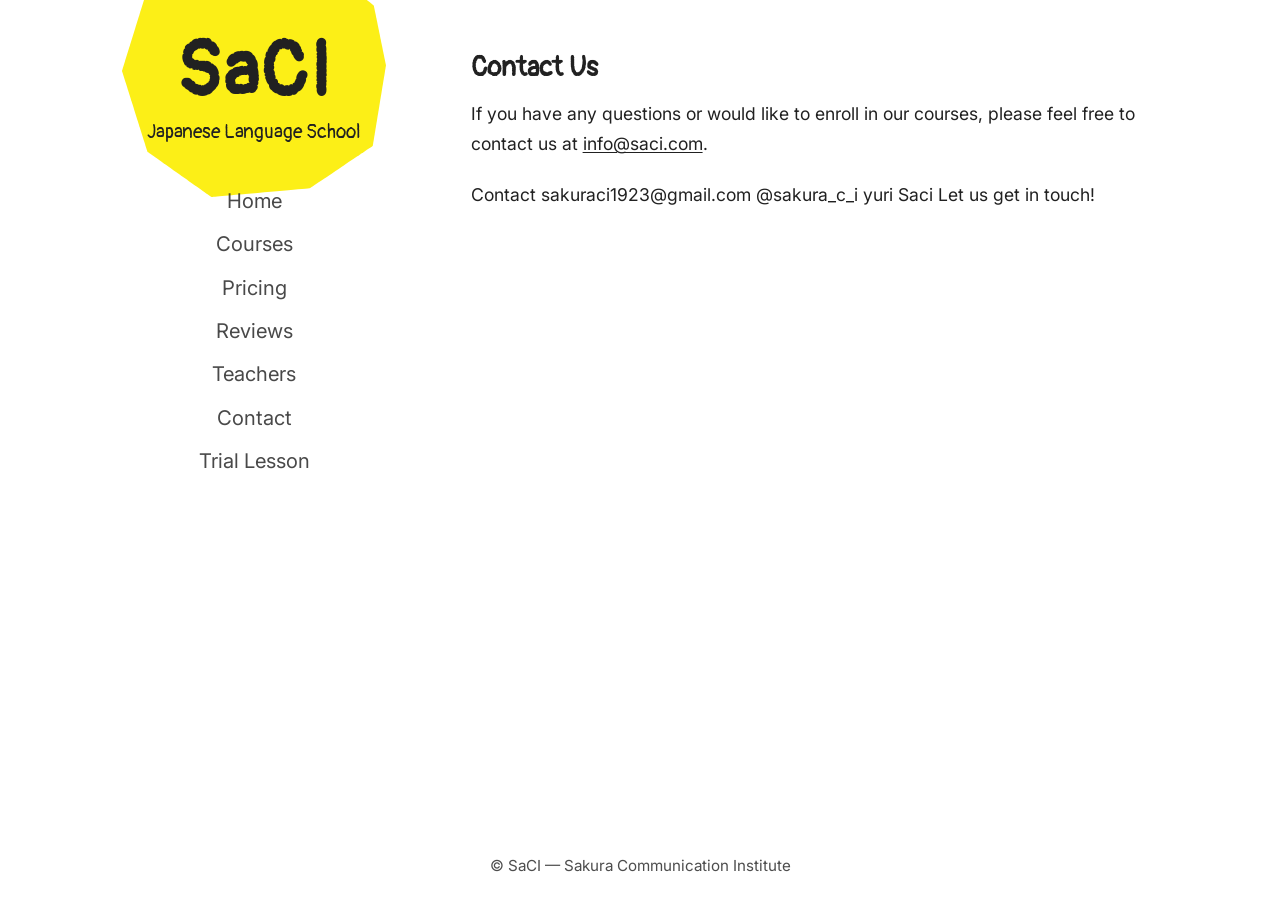
<file: contact.html>
<!doctype html>
<html lang="en">

<head>
    <meta charset="utf-8">
    <meta name="viewport" content="width=device-width, initial-scale=1.0">
    <link rel="stylesheet" href="css/default.css">
    <link rel="preconnect" href="https://fonts.googleapis.com">
    <link rel="preconnect" href="https://fonts.gstatic.com" crossorigin>
    <link href="https://fonts.googleapis.com/css2?family=Inter:ital,opsz,wght@0,14..32,100..900;1,14..32,100..900&display=swap" rel="stylesheet">
    <link href="https://fonts.googleapis.com/css2?family=Cherry+Bomb+One&family=Kiwi+Maru&family=Pangolin&display=swap" rel="stylesheet">
    <title>SaCI &mdash; Japanese language school</title>
</head>

<body>
    <div class="wrapper">
        <header>
            <h1 class="saci-logo">SaCI</h1>
            <p class="saci-subtitle">Japanese Language School</p>

            <nav aria-label="Main navigation">
                <ul>
                    <li><a href="index.html">Home</a></li>
                    <li><a href="courses.html">Courses</a></li>
                    <li><a href="pricing.html">Pricing</a></li>
                    <li><a href="reviews.html">Reviews</a></li>
                    <li><a href="teachers.html">Teachers</a></li>
                    <li><a href="contact.html">Contact</a></li>
                    <li><a href="trial.html">Trial Lesson</a></li>
                </ul>
            </nav>
        </header>

        <main>
        <section id="contact">
            <h2>Contact Us</h2>
            <p>If you have any questions or would like to enroll in our courses, please feel free to contact us at <a
                    href="mailto:info@saci.com">info@saci.com</a>.</p>
            <p>Contact
                sakuraci1923@gmail.com

                @sakura_c_i

                yuri Saci

                Let us get in touch!</p>
        </section>
        </main>
    </div>
    <footer class="site-footer">
        <p>&copy; SaCI &mdash; Sakura Communication Institute</p>
    </footer>
</body>

</html>
</file>
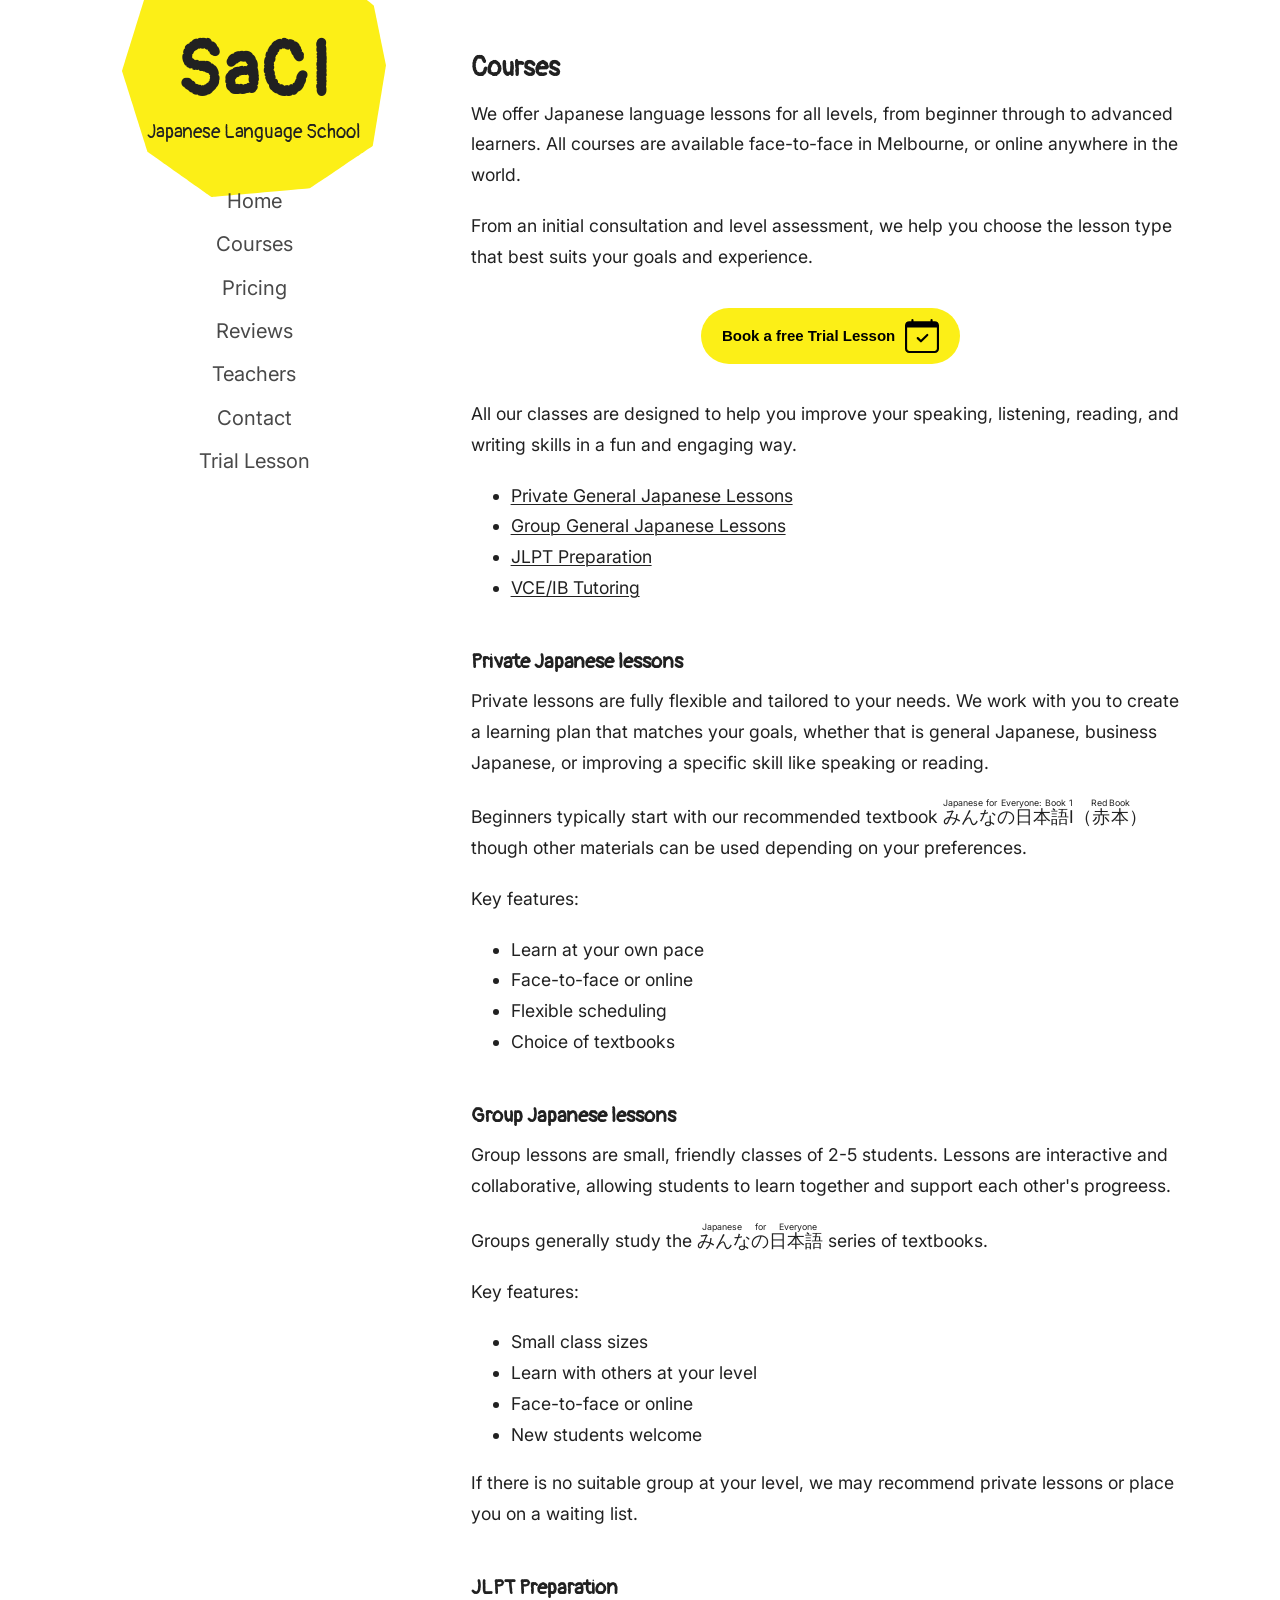
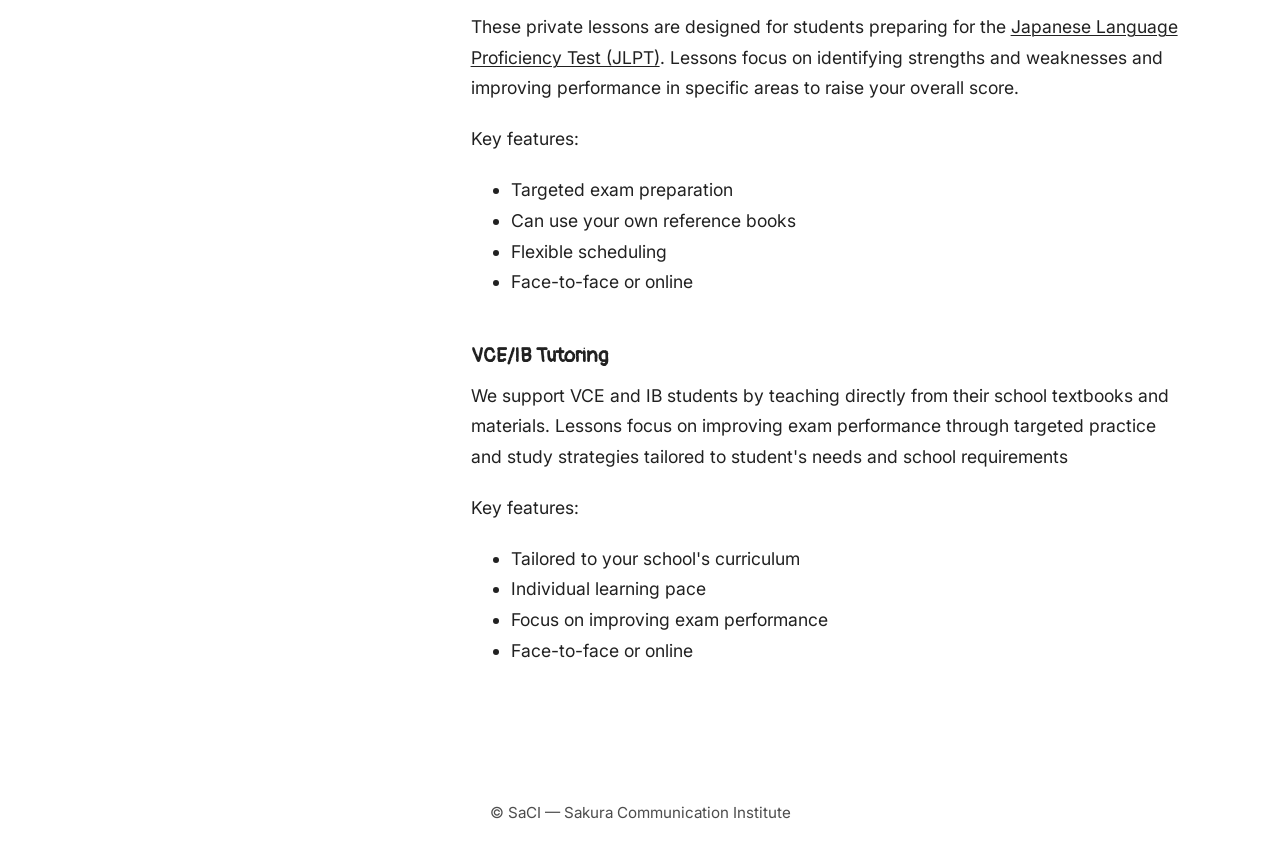
<file: courses.html>
<!doctype html>
<html lang="en">

<head>
    <meta charset="utf-8">
    <meta name="viewport" content="width=device-width, initial-scale=1.0">
    <link rel="stylesheet" href="css/default.css">
    <link rel="preconnect" href="https://fonts.googleapis.com">
    <link rel="preconnect" href="https://fonts.gstatic.com" crossorigin>
    <link href="https://fonts.googleapis.com/css2?family=Inter:ital,opsz,wght@0,14..32,100..900;1,14..32,100..900&display=swap" rel="stylesheet">
    <link href="https://fonts.googleapis.com/css2?family=Cherry+Bomb+One&family=Kiwi+Maru&family=Pangolin&display=swap" rel="stylesheet">
    <title>SaCI &mdash; Japanese language school</title>
</head>

<body>
    <div class="wrapper">
        <header>
            <h1 class="saci-logo">SaCI</h1>
            <p class="saci-subtitle">Japanese Language School</p>

            <nav aria-label="Main navigation">
                <ul>
                    <li><a href="index.html">Home</a></li>
                    <li><a href="courses.html">Courses</a></li>
                    <li><a href="pricing.html">Pricing</a></li>
                    <li><a href="reviews.html">Reviews</a></li>
                    <li><a href="teachers.html">Teachers</a></li>
                    <li><a href="contact.html">Contact</a></li>
                    <li><a href="trial.html">Trial Lesson</a></li>
                </ul>
            </nav>
        </header>

        <main>
        <section id="courses">
            <h2>Courses</h2>
            <p>We offer Japanese language lessons for all levels, from beginner through to advanced learners. All
                courses are available face-to-face in Melbourne, or online anywhere in the world.</p>
            <p>From an initial consultation and level assessment, we help you choose the lesson type that best suits
                your goals and experience.</p>

            <div class="cta-buttons">
                <a href="trial.html">
                    <button>
                        <span>Book a free Trial Lesson</span>
                        <svg xmlns="http://www.w3.org/2000/svg" width="34" height="34" fill="currentColor"
                            class="bi bi-calendar-check" viewBox="0 0 16 16">
                            <path
                                d="M10.854 7.146a.5.5 0 0 1 0 .708l-3 3a.5.5 0 0 1-.708 0l-1.5-1.5a.5.5 0 1 1 .708-.708L7.5 9.793l2.646-2.647a.5.5 0 0 1 .708 0" />
                            <path
                                d="M3.5 0a.5.5 0 0 1 .5.5V1h8V.5a.5.5 0 0 1 1 0V1h1a2 2 0 0 1 2 2v11a2 2 0 0 1-2 2H2a2 2 0 0 1-2-2V3a2 2 0 0 1 2-2h1V.5a.5.5 0 0 1 .5-.5M1 4v10a1 1 0 0 0 1 1h12a1 1 0 0 0 1-1V4z" />
                        </svg>
                    </button>
                </a>
            </div>
            <p>All our classes are designed to help you improve your speaking, listening, reading, and writing skills in
                a fun and engaging way.</p>

            <ul>
                <li><a href="#private">Private General Japanese Lessons</a></li>
                <li><a href="#group">Group General Japanese Lessons</a></li>
                <li><a href="#jlpt">JLPT Preparation</a></li>
                <li><a href="#vce-ib">VCE/IB Tutoring</a></li>
            </ul>

            <!-- PRICES?? -->

            <h3 id="private">Private Japanese lessons</h3>
            <p>Private lessons are fully flexible and tailored to your needs. We work with you to create a learning plan
                that matches your goals, whether that is general Japanese, business Japanese, or improving a specific
                skill like speaking or reading.</p>
            <p>Beginners typically start with our recommended textbook <span lang="ja"><ruby>みんなの日本語Ⅰ<rt>Japanese for
                            Everyone: Book 1</rt></ruby>（<ruby>赤本<rt>Red Book</rt></ruby>）</span> though other materials can be used
                depending on your preferences.</p>
            <p>Key features:</p>
            <ul>
                <li>Learn at your own pace</li>
                <li>Face-to-face or online</li>
                <li>Flexible scheduling</li>
                <li>Choice of textbooks</li>
            </ul>

            <h3 id="group">Group Japanese lessons</h3>
            <p>Group lessons are small, friendly classes of 2-5 students. Lessons are interactive and collaborative,
                allowing students to learn together and support each other's progreess.</p>

            <p>Groups generally study the <span lang="ja"><ruby>みんなの日本語<rt>Japanese for Everyone</rt></ruby></span>
                series of textbooks.</p>

            <p>Key features:</p>
            <ul>
                <li>Small class sizes</li>
                <li>Learn with others at your level</li>
                <li>Face-to-face or online</li>
                <li>New students welcome</li>
            </ul>
            <p>If there is no suitable group at your level, we may recommend private lessons or place you on a waiting
                list.</p>

            <h3 id="jlpt">JLPT Preparation</h3>
            <p>These private lessons are designed for students preparing for the <a
                    href="https://www.jlpt.jp/e/about/index.html">Japanese Language Proficiency Test (JLPT)</a>. Lessons
                focus on identifying strengths and weaknesses and improving performance in specific areas to raise your
                overall score.</p>

            <p>Key features:</p>
            <ul>
                <li>Targeted exam preparation</li>
                <li>Can use your own reference books</li>
                <li>Flexible scheduling</li>
                <li>Face-to-face or online</li>
            </ul>

            <h3 id="vce-ib">VCE/IB Tutoring</h3>
            <p>We support VCE and IB students by teaching directly from their school textbooks and materials. Lessons
                focus on improving exam performance through targeted practice and study strategies tailored to student's
                needs and school requirements</p>

            <p>Key features:</p>
            <ul>
                <li>Tailored to your school's curriculum</li>
                <li>Individual learning pace</li>
                <li>Focus on improving exam performance</li>
                <li>Face-to-face or online</li>
            </ul>

        </section>
        </main>
    </div>
    <footer class="site-footer">
        <p>&copy; SaCI &mdash; Sakura Communication Institute</p>
    </footer>
</body>

</html>
</file>
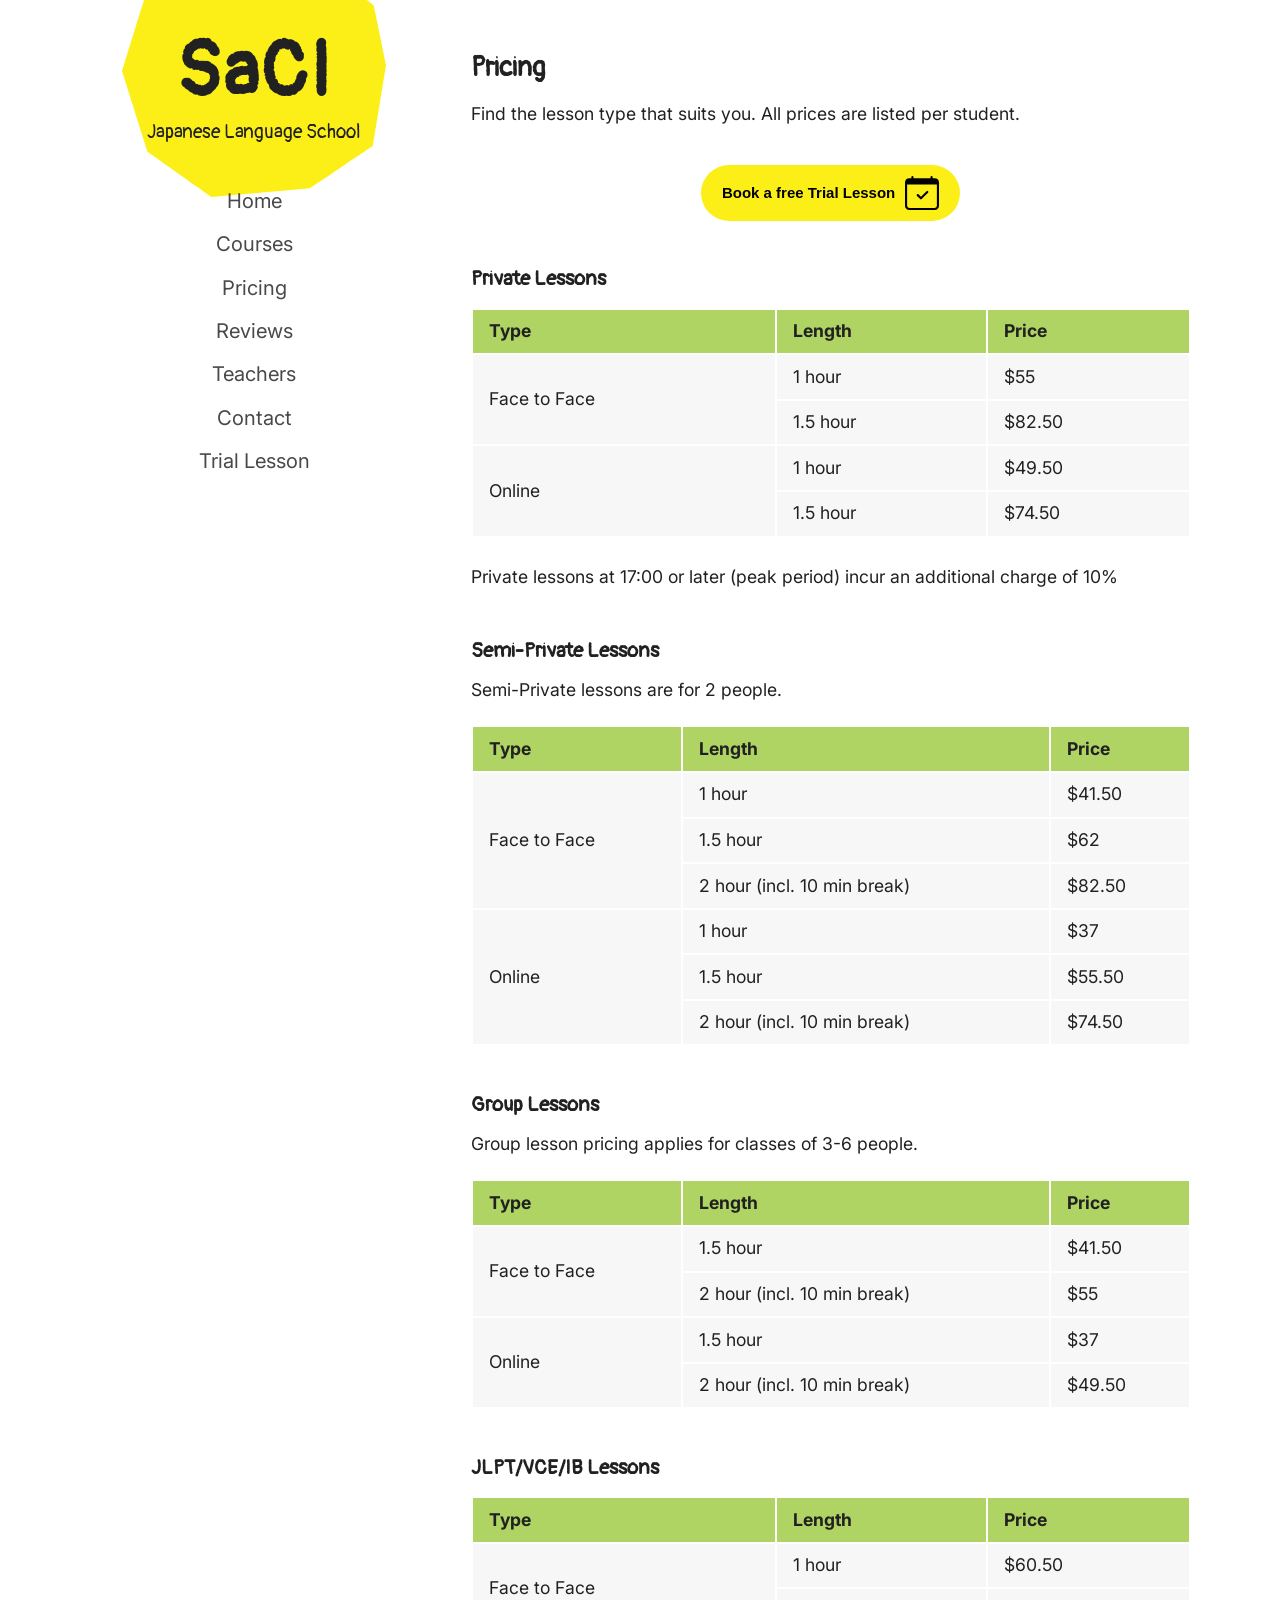
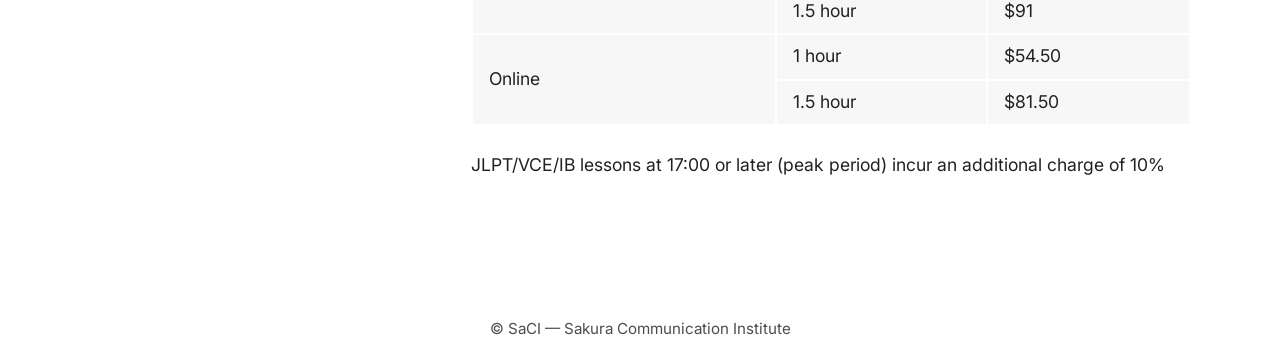
<file: pricing.html>
<!doctype html>
<html lang="en">

<head>
    <meta charset="utf-8">
    <meta name="viewport" content="width=device-width, initial-scale=1.0">
    <link rel="stylesheet" href="css/default.css">
    <link rel="preconnect" href="https://fonts.googleapis.com">
    <link rel="preconnect" href="https://fonts.gstatic.com" crossorigin>
    <link href="https://fonts.googleapis.com/css2?family=Inter:ital,opsz,wght@0,14..32,100..900;1,14..32,100..900&display=swap" rel="stylesheet">
    <link href="https://fonts.googleapis.com/css2?family=Cherry+Bomb+One&family=Kiwi+Maru&family=Pangolin&display=swap" rel="stylesheet">
    <title>SaCI &mdash; Japanese language school</title>
</head>

<body>
    <div class="wrapper">
        <header>
            <h1 class="saci-logo">SaCI</h1>
            <p class="saci-subtitle">Japanese Language School</p>

            <nav aria-label="Main navigation">
                <ul>
                    <li><a href="index.html">Home</a></li>
                    <li><a href="courses.html">Courses</a></li>
                    <li><a href="pricing.html">Pricing</a></li>
                    <li><a href="reviews.html">Reviews</a></li>
                    <li><a href="teachers.html">Teachers</a></li>
                    <li><a href="contact.html">Contact</a></li>
                    <li><a href="trial.html">Trial Lesson</a></li>
                </ul>
            </nav>
        </header>

        <main>
        <section id="Pricing">
            <h2>Pricing</h2>
            <p>Find the lesson type that suits you. All prices are listed per student.</p>

            <div class="cta-buttons">
                <a href="trial.html">
                    <button>
                        <span>Book a free Trial Lesson</span>
                        <svg xmlns="http://www.w3.org/2000/svg" width="34" height="34" fill="currentColor"
                            class="bi bi-calendar-check" viewBox="0 0 16 16">
                            <path
                                d="M10.854 7.146a.5.5 0 0 1 0 .708l-3 3a.5.5 0 0 1-.708 0l-1.5-1.5a.5.5 0 1 1 .708-.708L7.5 9.793l2.646-2.647a.5.5 0 0 1 .708 0" />
                            <path
                                d="M3.5 0a.5.5 0 0 1 .5.5V1h8V.5a.5.5 0 0 1 1 0V1h1a2 2 0 0 1 2 2v11a2 2 0 0 1-2 2H2a2 2 0 0 1-2-2V3a2 2 0 0 1 2-2h1V.5a.5.5 0 0 1 .5-.5M1 4v10a1 1 0 0 0 1 1h12a1 1 0 0 0 1-1V4z" />
                        </svg>
                    </button>
                </a>
            </div>

            <h3>Private Lessons</h3>

            <table>
                <tr>
                    <th>Type</th>
                    <th>Length</th>
                    <th>Price</th>
                </tr>
                <tr>
                    <td rowspan="2">Face to Face</td>
                    <td>1 hour</td>
                    <td>$55</td>
                </tr>
                <tr>
                    <!-- <td>Face to Face</td> -->
                    <td>1.5 hour</td>
                    <td>$82.50</td>
                </tr>
                <tr>
                    <td rowspan="2">Online</td>
                    <td>1 hour</td>
                    <td>$49.50</td>
                </tr>
                <tr>
                    <!-- <td>Online</td> -->
                    <td>1.5 hour</td>
                    <td>$74.50</td>
                </tr>
            </table>

            <p>Private lessons at 17:00 or later (peak period) incur an additional charge of 10%</p>

            <h3>Semi-Private Lessons</h3>
            <p>Semi-Private lessons are for 2 people.</p>

            <table>
                <tr>
                    <th>Type</th>
                    <th>Length</th>
                    <th>Price</th>
                </tr>
                <tr>
                    <td rowspan="3">Face to Face</td>
                    <td>1 hour</td>
                    <td>$41.50</td>
                </tr>
                <tr>
                    <!-- <td>Face to Face</td> -->
                    <td>1.5 hour</td>
                    <td>$62</td>
                </tr>
                <tr>
                    <!-- <td>Face to Face</td> -->
                    <td>2 hour (incl. 10 min break)</td>
                    <td>$82.50</td>
                </tr>
                <tr>
                    <td rowspan="3">Online</td>
                    <td>1 hour</td>
                    <td>$37</td>
                </tr>
                <tr>
                    <!-- <td>Online</td> -->
                    <td>1.5 hour</td>
                    <td>$55.50</td>
                </tr>
                <tr>
                    <!-- <td>Online</td> -->
                    <td>2 hour (incl. 10 min break)</td>
                    <td>$74.50</td>
                </tr>
            </table>

            <h3>Group Lessons</h3>
            <p>Group lesson pricing applies for classes of 3-6 people.</p>

            <table>
                <tr>
                    <th>Type</th>
                    <th>Length</th>
                    <th>Price</th>
                </tr>
                <tr>
                    <td rowspan="2">Face to Face</td>
                    <td>1.5 hour</td>
                    <td>$41.50</td>
                </tr>
                <tr>
                    <!-- <td>Face to Face</td> -->
                    <td>2 hour (incl. 10 min break)</td>
                    <td>$55</td>
                </tr>
                <tr>
                    <td rowspan="2">Online</td>
                    <td>1.5 hour</td>
                    <td>$37</td>
                </tr>
                <tr>
                    <!-- <td>Online</td> -->
                    <td>2 hour (incl. 10 min break)</td>
                    <td>$49.50</td>
                </tr>
            </table>

            <h3>JLPT/VCE/IB Lessons</h3>

            <table>
                <tr>
                    <th>Type</th>
                    <th>Length</th>
                    <th>Price</th>
                </tr>
                <tr>
                    <td rowspan="2">Face to Face</td>
                    <td>1 hour</td>
                    <td>$60.50</td>
                </tr>
                <tr>
                    <!-- <td>Face to Face</td> -->
                    <td>1.5 hour</td>
                    <td>$91</td>
                </tr>
                <tr>
                    <td rowspan="2">Online</td>
                    <td>1 hour</td>
                    <td>$54.50</td>
                </tr>
                <tr>
                    <!-- <td>Online</td> -->
                    <td>1.5 hour</td>
                    <td>$81.50</td>
                </tr>
            </table>

            <p>JLPT/VCE/IB lessons at 17:00 or later (peak period) incur an additional charge of 10%</p>
        </section>
        </main>
    </div>
    <footer class="site-footer">
        <p>&copy; SaCI &mdash; Sakura Communication Institute</p>
    </footer>
</body>

</html>
</file>
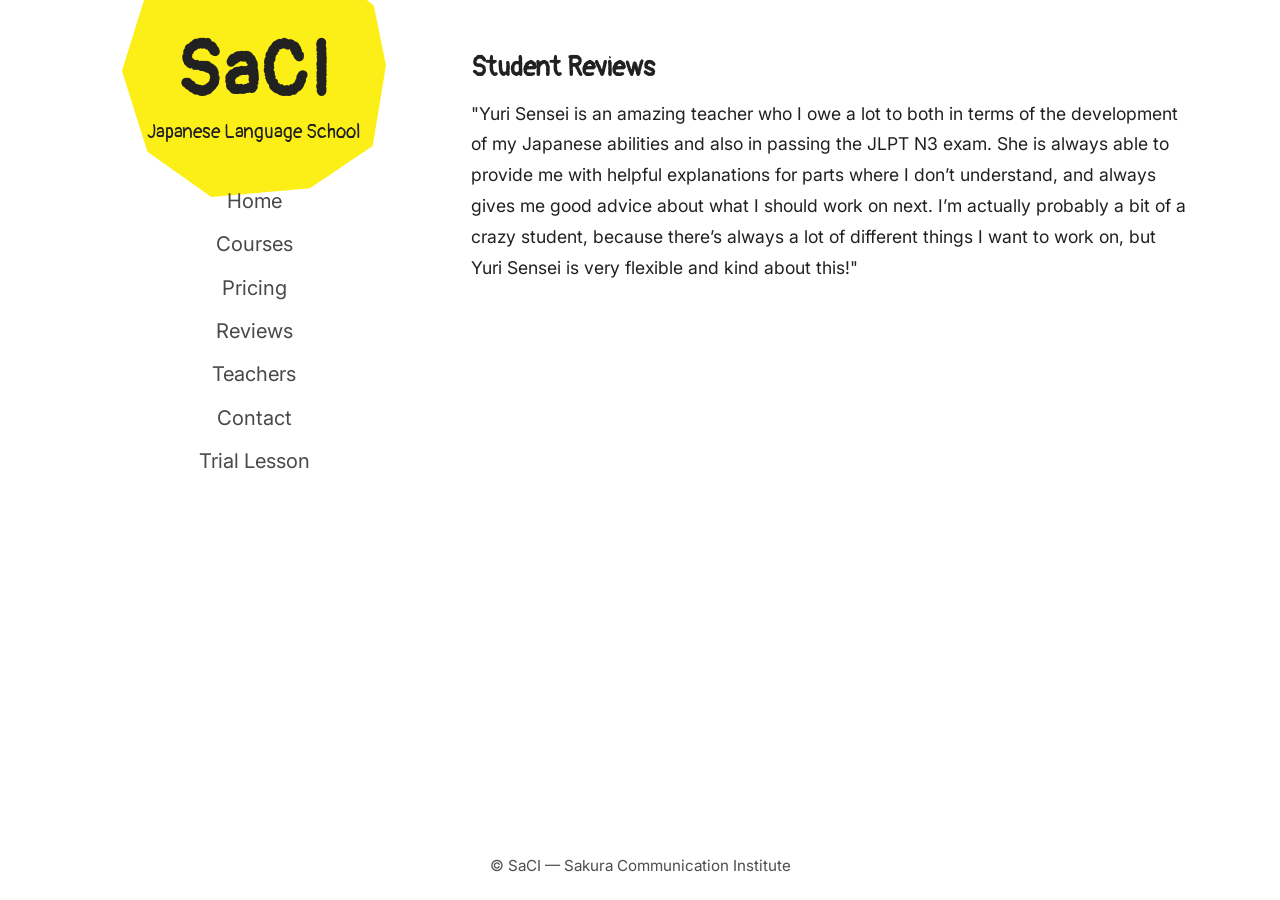
<file: reviews.html>
<!doctype html>
<html lang="en">

<head>
    <meta charset="utf-8">
    <meta name="viewport" content="width=device-width, initial-scale=1.0">
    <link rel="stylesheet" href="css/default.css">
    <link rel="preconnect" href="https://fonts.googleapis.com">
    <link rel="preconnect" href="https://fonts.gstatic.com" crossorigin>
    <link href="https://fonts.googleapis.com/css2?family=Inter:ital,opsz,wght@0,14..32,100..900;1,14..32,100..900&display=swap" rel="stylesheet">
    <link href="https://fonts.googleapis.com/css2?family=Cherry+Bomb+One&family=Kiwi+Maru&family=Pangolin&display=swap" rel="stylesheet">
    <title>SaCI &mdash; Japanese language school</title>
</head>

<body>
    <div class="wrapper">
        <header>
            <h1 class="saci-logo">SaCI</h1>
            <p class="saci-subtitle">Japanese Language School</p>

            <nav aria-label="Main navigation">
                <ul>
                    <li><a href="index.html">Home</a></li>
                    <li><a href="courses.html">Courses</a></li>
                    <li><a href="pricing.html">Pricing</a></li>
                    <li><a href="reviews.html">Reviews</a></li>
                    <li><a href="teachers.html">Teachers</a></li>
                    <li><a href="contact.html">Contact</a></li>
                    <li><a href="trial.html">Trial Lesson</a></li>
                </ul>
            </nav>
        </header>

        <main>
        <section id="reviews">
            <h2>Student Reviews</h2>
            <p>"Yuri Sensei is an amazing teacher who I owe a lot to both in terms of the development of my Japanese
                abilities and also in passing the JLPT N3 exam. She is always able to provide me with helpful
                explanations for parts where I don’t understand, and always gives me good advice about what I should
                work on next. I’m actually probably a bit of a crazy student, because there’s always a lot of different
                things I want to work on, but Yuri Sensei is very flexible and kind about this!"</p>
        </section>
        </main>
    </div>
    <footer class="site-footer">
        <p>&copy; SaCI &mdash; Sakura Communication Institute</p>
    </footer>
</body>

</html>
</file>
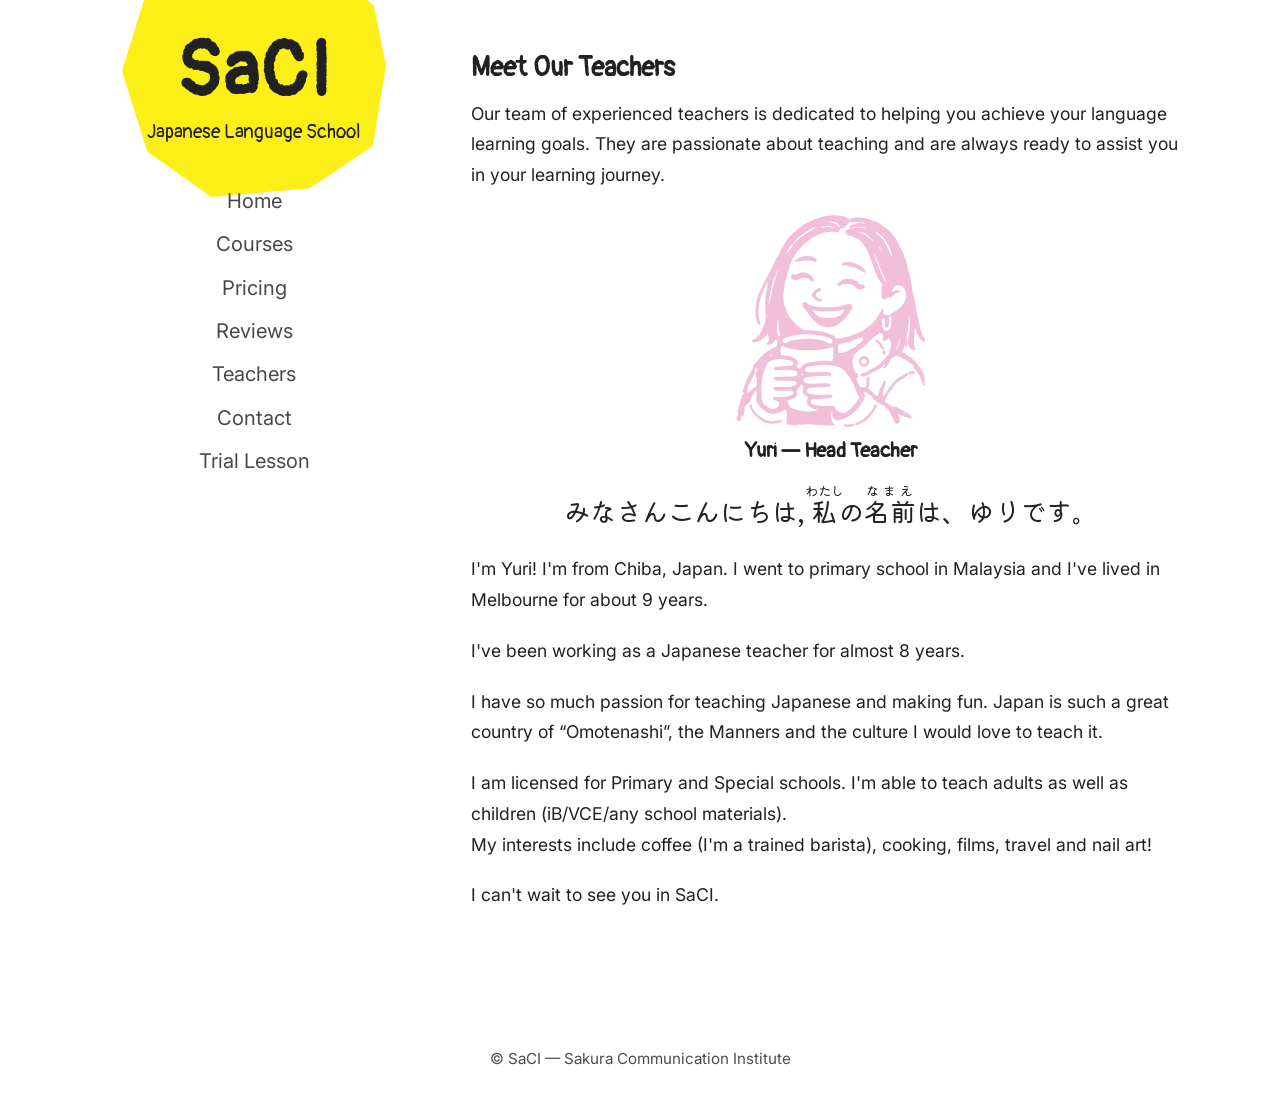
<file: teachers.html>
<!doctype html>
<html lang="en">

<head>
    <meta charset="utf-8">
    <meta name="viewport" content="width=device-width, initial-scale=1.0">
    <link rel="stylesheet" href="css/default.css">
    <link rel="preconnect" href="https://fonts.googleapis.com">
    <link rel="preconnect" href="https://fonts.gstatic.com" crossorigin>
    <link href="https://fonts.googleapis.com/css2?family=Inter:ital,opsz,wght@0,14..32,100..900;1,14..32,100..900&display=swap" rel="stylesheet">
    <link href="https://fonts.googleapis.com/css2?family=Cherry+Bomb+One&family=Kiwi+Maru&family=Pangolin&display=swap" rel="stylesheet">
    <title>SaCI &mdash; Japanese language school</title>
</head>

<body>
    <div class="wrapper">
        <header>
            <h1 class="saci-logo">SaCI</h1>
            <p class="saci-subtitle">Japanese Language School</p>

            <nav aria-label="Main navigation">
                <ul>
                    <li><a href="index.html">Home</a></li>
                    <li><a href="courses.html">Courses</a></li>
                    <li><a href="pricing.html">Pricing</a></li>
                    <li><a href="reviews.html">Reviews</a></li>
                    <li><a href="teachers.html">Teachers</a></li>
                    <li><a href="contact.html">Contact</a></li>
                    <li><a href="trial.html">Trial Lesson</a></li>
                </ul>
            </nav>
        </header>

        <main>
        <section id="teachers">
            <h2>Meet Our Teachers</h2>
            <p>Our team of experienced teachers is dedicated to helping you achieve your language learning goals. They
                are passionate about teaching and are always ready to assist you in your learning journey.</p>

            <img class="yurika-illustration" src="media/yurika.svg" alt="" aria-hidden="true">
            <h3>Yuri — Head Teacher</h3>
            <p class="centered kiwi-maru"><span lang="ja">みなさんこんにちは, <ruby>私<rt>わたし</rt></ruby>の<ruby>名前<rt>なまえ</rt></ruby>は、ゆりです。</span></p>
            <p>I'm Yuri! I'm from Chiba, Japan. I went to primary school in Malaysia and I've lived in Melbourne for about 9 years.</p>
            <p>I've been working as a Japanese teacher for almost 8 years.</p>

            <p>I have so much passion for teaching Japanese and making fun. Japan is such a great country of “Omotenashi”, the Manners and the culture I would love to teach it.</p>

                I am licensed for Primary and Special schools. I'm able to teach adults as well as children (iB/VCE/any
                school materials).

            <p>My interests include coffee (I'm a trained barista), cooking, films, travel and nail art!</p>
            <p>I can't wait to see you in SaCI.</p>
        </section>
        </main>
    </div>
    <footer class="site-footer">
        <p>&copy; SaCI &mdash; Sakura Communication Institute</p>
    </footer>
</body>

</html>
</file>
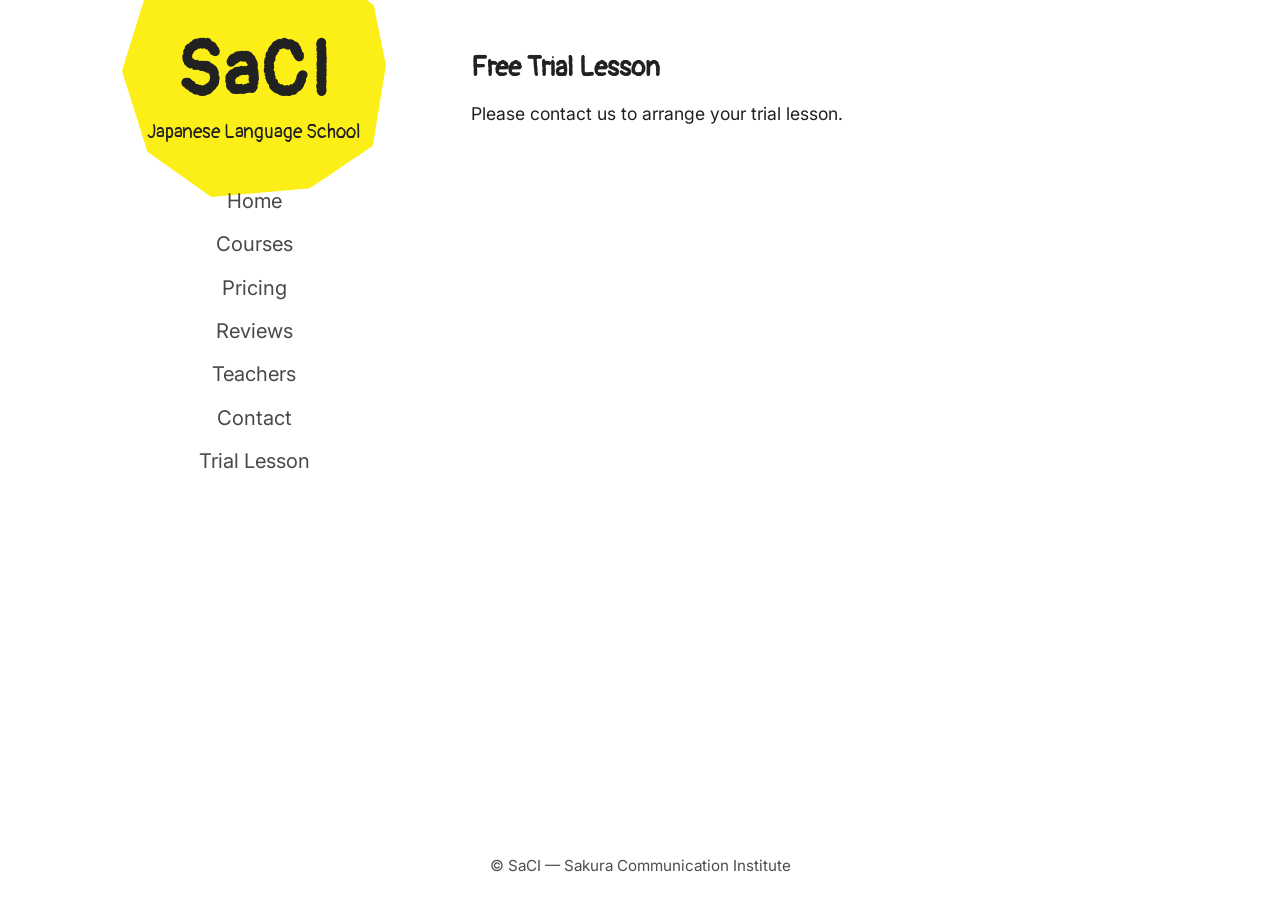
<file: trial.html>
<!doctype html>
<html lang="en">

<head>
    <meta charset="utf-8">
    <meta name="viewport" content="width=device-width, initial-scale=1.0">
    <link rel="stylesheet" href="css/default.css">
    <link rel="preconnect" href="https://fonts.googleapis.com">
    <link rel="preconnect" href="https://fonts.gstatic.com" crossorigin>
    <link href="https://fonts.googleapis.com/css2?family=Inter:ital,opsz,wght@0,14..32,100..900;1,14..32,100..900&display=swap" rel="stylesheet">
    <link href="https://fonts.googleapis.com/css2?family=Cherry+Bomb+One&family=Kiwi+Maru&family=Pangolin&display=swap" rel="stylesheet">
    <title>SaCI &mdash; Japanese language school</title>
</head>

<body>
    <div class="wrapper">
        <header>
            <h1 class="saci-logo">SaCI</h1>
            <p class="saci-subtitle">Japanese Language School</p>

            <nav aria-label="Main navigation">
                <ul>
                    <li><a href="index.html">Home</a></li>
                    <li><a href="courses.html">Courses</a></li>
                    <li><a href="pricing.html">Pricing</a></li>
                    <li><a href="reviews.html">Reviews</a></li>
                    <li><a href="teachers.html">Teachers</a></li>
                    <li><a href="contact.html">Contact</a></li>
                    <li><a href="trial.html">Trial Lesson</a></li>
                </ul>
            </nav>
        </header>

        <main>
            <section id="trial">
                <h2>Free Trial Lesson</h2>
                <p>Please contact us to arrange your trial lesson.</p>
            </section>
        </main>
    </div>
    <footer class="site-footer">
        <p>&copy; SaCI &mdash; Sakura Communication Institute</p>
    </footer>
</body>

</html>
</file>
<file: css/default.css>
:root {
    --background-color: #ffffff;
    --text-color: #212121;
    --saci-yellow: #fcef17;
    --saci-green: #afd463;
    --saci-pink: #f1bfd8;
    --content-max: 720px;
    --nav-max: 30ch;
    --layout-gap: clamp(1.5rem, 4vw, 4rem);
}

body {
    font-weight: 400;
    font-style: normal;
    color: var(--text-color);
    margin: 0;
    min-height: 100vh;
    display: flex;
    flex-direction: column;
    background-color: var(--background-color);
    font-family: "Inter", system-ui;
    font-size: 1.1rem;
    line-height: 1.75;
}

.saci-logo {
    font-family: "Pangolin", cursive;
    font-size: clamp(2.3rem, 6vw, 5rem);
    letter-spacing: 0.02em;
    margin: 0;
    padding: 0;
}

.saci-subtitle {
    color: var(--text-color);
    font-family: "Pangolin", cursive;
    font-size: clamp(0.95rem, 2vw, 1.2rem);
    margin: 0.1rem 0 0;
    padding: 0;
    text-align: center;
    line-height: 1.1;
}

.greeting {
    /* color: var(--saci-pink); */
    font-size: clamp(2rem, 5.5vw, 4rem);
    margin: 0.2em 0 0 0;
    padding: 0;
    line-height: 0.8;
}

.wrapper {
    flex: 1 0 auto;
    margin: 3.2rem auto;
    max-width: calc(var(--content-max) + var(--nav-max) + var(--layout-gap) + 2.5rem);
    padding: 0 1.25rem;
    display: grid;
    grid-template-columns: minmax(0, var(--nav-max)) minmax(0, var(--content-max));
    justify-content: center;
    gap: clamp(1.75rem, 4vw, 4rem);
    align-items: baseline;
}

.wrapper>header {
    max-width: var(--nav-max);
    position: sticky;
    top: 1.5rem;
    z-index: 0;
    isolation: isolate;
}

.wrapper>header .saci-logo {
    position: relative;
    width: 100%;
    text-align: center;
}

.wrapper>header .saci-logo::before {
    content: "";
    position: absolute;
    top: 50%;
    left: 50%;
    width: 80%;
    aspect-ratio: 1 / 1;
    background: url("../media/yellow-circle.svg") no-repeat center;
    background-size: 100% auto;
    transform: translate(-50%, -50%);
    z-index: -1;
    pointer-events: none;
}

.wrapper>header nav {
    margin-top: 2.5rem;
}

.wrapper>header nav ul {
    font-size: 1.15em;
    list-style: none;
    margin: 0;
    padding: 0;
    display: flex;
    flex-direction: column;
    align-items: center;
    gap: 0.5rem;
}

.wrapper>header nav a {
    text-decoration: none;
    color: var(--text-color);
    opacity: 0.82;
}

.wrapper>header nav a:hover {
    color: var(--saci-green);
    opacity: 1;
}

.wrapper>main {
    max-width: var(--content-max);
}

.wrapper>main>.greeting,
.wrapper>main>section>h2:first-child {
    margin-top: 0;
}

.wrapper>main p {
    margin: 0 0 1.25rem;
}

@media (min-width: 901px) {
    .wrapper>header {
        position: fixed;
        top: 1.5rem;
        left: calc(50% - ((var(--content-max) + var(--nav-max) + var(--layout-gap)) / 2));
        width: var(--nav-max);
    }

    .wrapper>main {
        grid-column: 2;
    }
}

.cherry-bomb-one-regular {
    font-family: "Cherry Bomb One", system-ui;
    font-weight: 400;
    font-style: normal;
    /* font-size: 3em; */
}

.centered {
    text-align: center;
}

.kiwi-maru {
    /* background-color: var(--saci-pink); */
    font-family: "Kiwi Maru", serif;
    font-size: 1.5em;
    color: var(--text-color);
}

.yurika-illustration {
    width: min(50%, 12rem);
    height: auto;
    margin: 0.5rem auto;
    display: block;
}

.yurika-illustration + h3 {
    margin-top: 0;
    margin-bottom: 1em;
    text-align: center;
}

.site-footer {
    margin: 4rem auto 0;
    width: 100%;
    max-width: calc(var(--content-max) + var(--nav-max) + var(--layout-gap) + 2.5rem);
    padding: 0 1.25rem 1.25rem;
    box-sizing: border-box;
    text-align: center;
    font-size: 0.95rem;
    opacity: 0.8;
}

.site-footer p {
    margin: 0;
}

h1,
h2,
h3,
h4,
h5,
h6 {
    margin-top: 2.2em;
    margin-bottom: 0.55em;
    font-family: "Pangolin", cursive;
    font-weight: 700;
    font-style: normal;
    line-height: 1.25;
}

a {
    color: inherit;
    text-decoration-thickness: 0.06em;
    text-underline-offset: 0.14em;
}

table {
    width: 100%;
    border-collapse: collapse;
    margin: 1rem 0 1.5rem;
}

th,
td {
    text-align: left;
    padding: 0.4rem 1rem;
    border: 2px solid #ffffff;
}

thead th,
table tr:first-child th {
    background-color: var(--saci-green);
}

tbody td,
table tr:not(:first-child) td {
    background-color: #f7f7f7;
}

/* * * * BUTTON * * * */

.cta-buttons {
    display: flex;
    gap: 20px;
    justify-content: center;
    margin-top: 2em;
    margin-bottom: 2em;
}

.cta-buttons a {
    text-decoration: none;
}

button {
    cursor: pointer;
    font-weight: 700;
    transition: all 0.2s;
    padding: 10px 20px;
    border-radius: 100px;
    background: var(--saci-yellow);
    border: 1px solid transparent;
    display: flex;
    align-items: center;
    font-size: 15px;
}

button:hover {
    background: #fce117;
}

button>svg {
    width: 34px;
    margin-left: 10px;
    transition: transform 0.3s ease-in-out;
}

button:hover svg {
    transform: translateX(5px);
}

button:active {
    transform: scale(0.95);
}

@media (max-width: 900px) {
    .wrapper {
        grid-template-columns: minmax(0, var(--content-max));
        gap: 1.1rem;
    }

    .wrapper>header {
        max-width: var(--content-max);
        position: static;
    }

    .wrapper>header .saci-logo {
        width: max-content;
        text-align: left;
    }

    .wrapper>header .saci-logo::before {
        width: clamp(8rem, 42vw, 14rem);
    }

    .wrapper>header .saci-subtitle {
        text-align: left;
        display: none;
        
    }

    .wrapper>header nav ul {
        flex-direction: row;
        flex-wrap: wrap;
        align-items: flex-start;
        justify-content: flex-start;
        gap: 0.35rem 0.95rem;
    }

    .wrapper>header nav h2 {
        text-align: left;
        margin-bottom: 0.4rem;
    }
}
</file>
